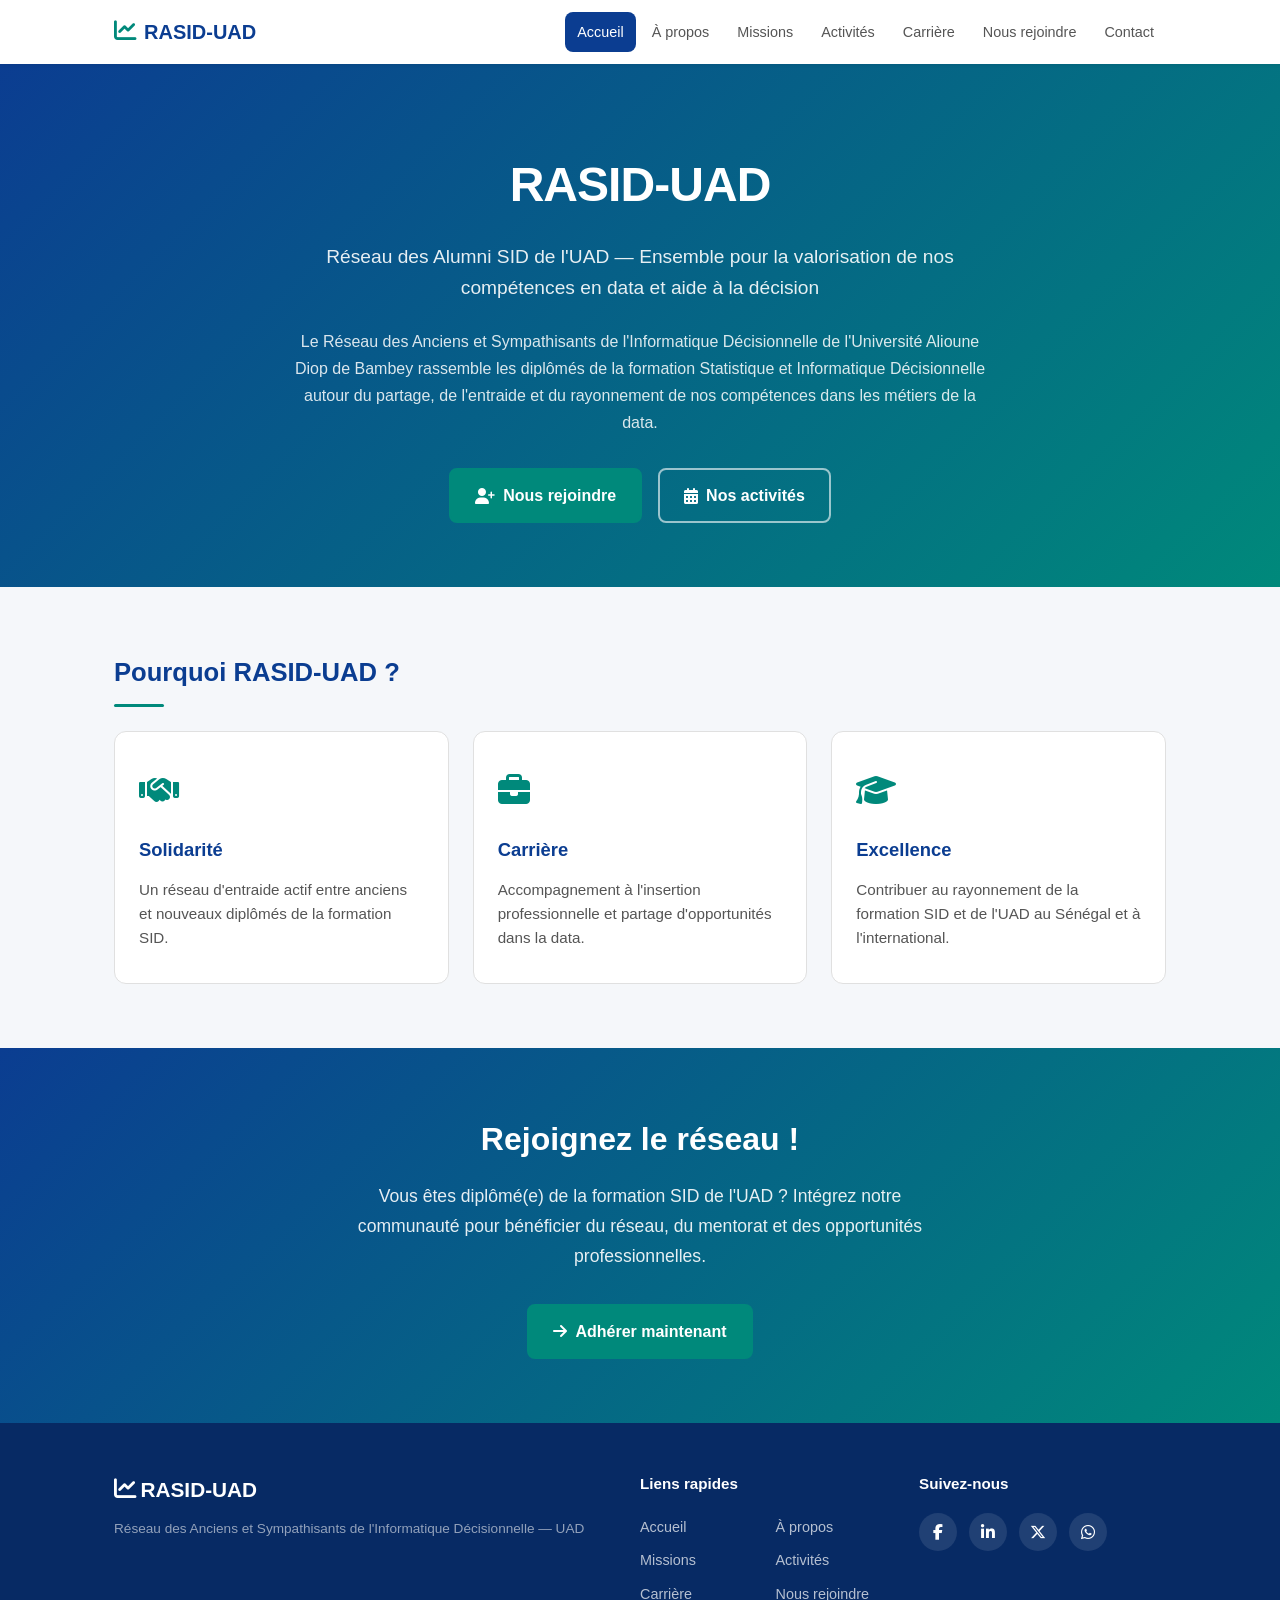
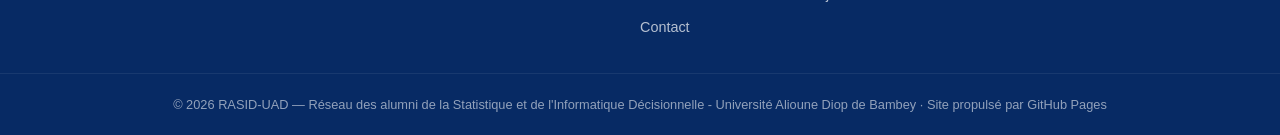
<file: index.html>
<!DOCTYPE html>
<html lang="fr">
<head>
  <meta charset="UTF-8" />
  <meta name="viewport" content="width=device-width, initial-scale=1.0" />
  <meta name="description" content="RASID-UAD — Réseau des Anciens et Sympathisants de l'Informatique Décisionnelle, Université Alioune Diop de Bambey. Rejoignez le réseau des alumni de la formation SID." />
  <meta name="keywords" content="RASID-UAD, UAD, SID, informatique décisionnelle, alumni, data, Sénégal, Bambey" />
  <!-- Open Graph -->
  <meta property="og:title" content="RASID-UAD — Réseau des Alumni SID de l'UAD" />
  <meta property="og:description" content="Réseau des Anciens et Sympathisants de l'Informatique Décisionnelle — Université Alioune Diop de Bambey." />
  <meta property="og:type" content="website" />
  <meta property="og:url" content="https://rasiduad.github.io/" />
  <meta property="og:locale" content="fr_FR" />
  <meta property="og:image" content="https://rasiduad.github.io/og-image.png" />
  <meta property="og:image:width" content="1200" />
  <meta property="og:image:height" content="630" />
  <!-- Twitter Card -->
  <meta name="twitter:card" content="summary_large_image" />
  <meta name="twitter:title" content="RASID-UAD — Réseau des Alumni SID de l'UAD" />
  <meta name="twitter:description" content="Réseau des Anciens et Sympathisants de l'Informatique Décisionnelle — Université Alioune Diop de Bambey." />
  <meta name="twitter:image" content="https://rasiduad.github.io/og-image.png" />
  <title>RASID-UAD — Accueil</title>
  <link rel="stylesheet" href="style.css" />
  <link rel="icon" href="data:image/svg+xml,<svg xmlns='http://www.w3.org/2000/svg' viewBox='0 0 100 100'><text y='.9em' font-size='90'>📊</text></svg>" />
  <!-- Font Awesome via CDN pour les icônes -->
  <link rel="stylesheet" href="https://cdnjs.cloudflare.com/ajax/libs/font-awesome/6.5.1/css/all.min.css" integrity="sha512-DTOQO9RWCH3ppGqcWaEA1BIZOC6xxalwEsw9c2QQeAIftl+Vegovlnee1c9QX4TctnWMn13TZye+giMm8e2LwA==" crossorigin="anonymous" referrerpolicy="no-referrer" />
  <script src="script.js" defer></script>
</head>
<body>

  <!-- ===== EN-TÊTE / NAVIGATION ===== -->
  <header class="site-header">
    <div class="container header-inner">
      <a href="index.html" class="logo">
        <span class="logo-icon"><i class="fas fa-chart-line"></i></span>
        <span class="logo-text">RASID-UAD</span>
      </a>
      <!-- Bouton burger pour mobile -->
      <button class="burger" id="burger-btn" aria-label="Ouvrir le menu" aria-expanded="false">
        <span></span><span></span><span></span>
      </button>
      <nav class="main-nav" id="main-nav">
        <a href="index.html" class="nav-link active">Accueil</a>
        <a href="apropos.html" class="nav-link">À propos</a>
        <a href="missions.html" class="nav-link">Missions</a>
        <a href="activites.html" class="nav-link">Activités</a>
        <a href="carriere.html" class="nav-link">Carrière</a>
        <a href="rejoindre.html" class="nav-link">Nous rejoindre</a>
        <a href="contact.html" class="nav-link">Contact</a>
      </nav>
    </div>
  </header>

  <!-- ===== BANNIÈRE D'ACCUEIL ===== -->
  <section class="hero">
    <div class="container hero-content">
      <h1>RASID-UAD</h1>
      <p class="hero-subtitle">Réseau des Alumni SID de l'UAD — Ensemble pour la valorisation de nos compétences en data et aide à la décision</p>
      <p class="hero-text">
        Le Réseau des Anciens et Sympathisants de l'Informatique Décisionnelle de l'Université Alioune Diop de Bambey
        rassemble les diplômés de la formation Statistique et Informatique Décisionnelle autour du partage, de l'entraide
        et du rayonnement de nos compétences dans les métiers de la data.
      </p>
      <div class="hero-actions">
        <a href="rejoindre.html" class="btn btn-primary"><i class="fas fa-user-plus"></i> Nous rejoindre</a>
        <a href="activites.html" class="btn btn-secondary"><i class="fas fa-calendar-alt"></i> Nos activités</a>
      </div>
    </div>
  </section>

  <!-- ===== POINTS FORTS ===== -->
  <section class="section highlights">
    <div class="container">
      <h2 class="section-title">Pourquoi RASID-UAD ?</h2>
      <div class="cards-grid">
        <div class="card">
          <div class="card-icon"><i class="fas fa-handshake"></i></div>
          <h3>Solidarité</h3>
          <p>Un réseau d'entraide actif entre anciens et nouveaux diplômés de la formation SID.</p>
        </div>
        <div class="card">
          <div class="card-icon"><i class="fas fa-briefcase"></i></div>
          <h3>Carrière</h3>
          <p>Accompagnement à l'insertion professionnelle et partage d'opportunités dans la data.</p>
        </div>
        <div class="card">
          <div class="card-icon"><i class="fas fa-graduation-cap"></i></div>
          <h3>Excellence</h3>
          <p>Contribuer au rayonnement de la formation SID et de l'UAD au Sénégal et à l'international.</p>
        </div>
      </div>
    </div>
  </section>

  <!-- ===== APPEL À L'ACTION ===== -->
  <section class="section cta-section">
    <div class="container cta-content">
      <h2>Rejoignez le réseau !</h2>
      <p>Vous êtes diplômé(e) de la formation SID de l'UAD ? Intégrez notre communauté pour bénéficier du réseau, du mentorat et des opportunités professionnelles.</p>
      <a href="rejoindre.html" class="btn btn-primary"><i class="fas fa-arrow-right"></i> Adhérer maintenant</a>
    </div>
  </section>

  <!-- ===== FOOTER ===== -->
  <footer class="site-footer">
    <div class="container footer-inner">
      <div class="footer-brand">
        <span class="logo-icon"><i class="fas fa-chart-line"></i></span>
        <span class="logo-text">RASID-UAD</span>
        <p class="footer-tagline">Réseau des Anciens et Sympathisants de l'Informatique Décisionnelle — UAD</p>
      </div>
      <div class="footer-links">
        <h4>Liens rapides</h4>
        <ul>
          <li><a href="index.html">Accueil</a></li>
          <li><a href="apropos.html">À propos</a></li>
          <li><a href="missions.html">Missions</a></li>
          <li><a href="activites.html">Activités</a></li>
          <li><a href="carriere.html">Carrière</a></li>
          <li><a href="rejoindre.html">Nous rejoindre</a></li>
          <li><a href="contact.html">Contact</a></li>
        </ul>
      </div>
      <div class="footer-social">
        <h4>Suivez-nous</h4>
        <!-- [À COMPLÉTER] : Remplacer les # par les vrais liens vers les réseaux sociaux -->
        <div class="social-icons">
          <a href="https://www.facebook.com/rasiduad/" aria-label="Facebook" title="Facebook"><i class="fab fa-facebook-f"></i></a>
          <a href="#" aria-label="LinkedIn" title="LinkedIn"><i class="fab fa-linkedin-in"></i></a>
          <a href="#" aria-label="Twitter / X" title="Twitter / X"><i class="fab fa-x-twitter"></i></a>
          <a href="#" aria-label="WhatsApp" title="WhatsApp"><i class="fab fa-whatsapp"></i></a>
        </div>
      </div>
    </div>
    <div class="footer-bottom">
      <div class="container">
        <p>&copy; 2026 RASID-UAD — Réseau des alumni de la Statistique et de l'Informatique Décisionnelle - Université Alioune Diop de Bambey &middot; Site propulsé par GitHub Pages</p>
      </div>
    </div>
  </footer>

</body>
</html>
</file>
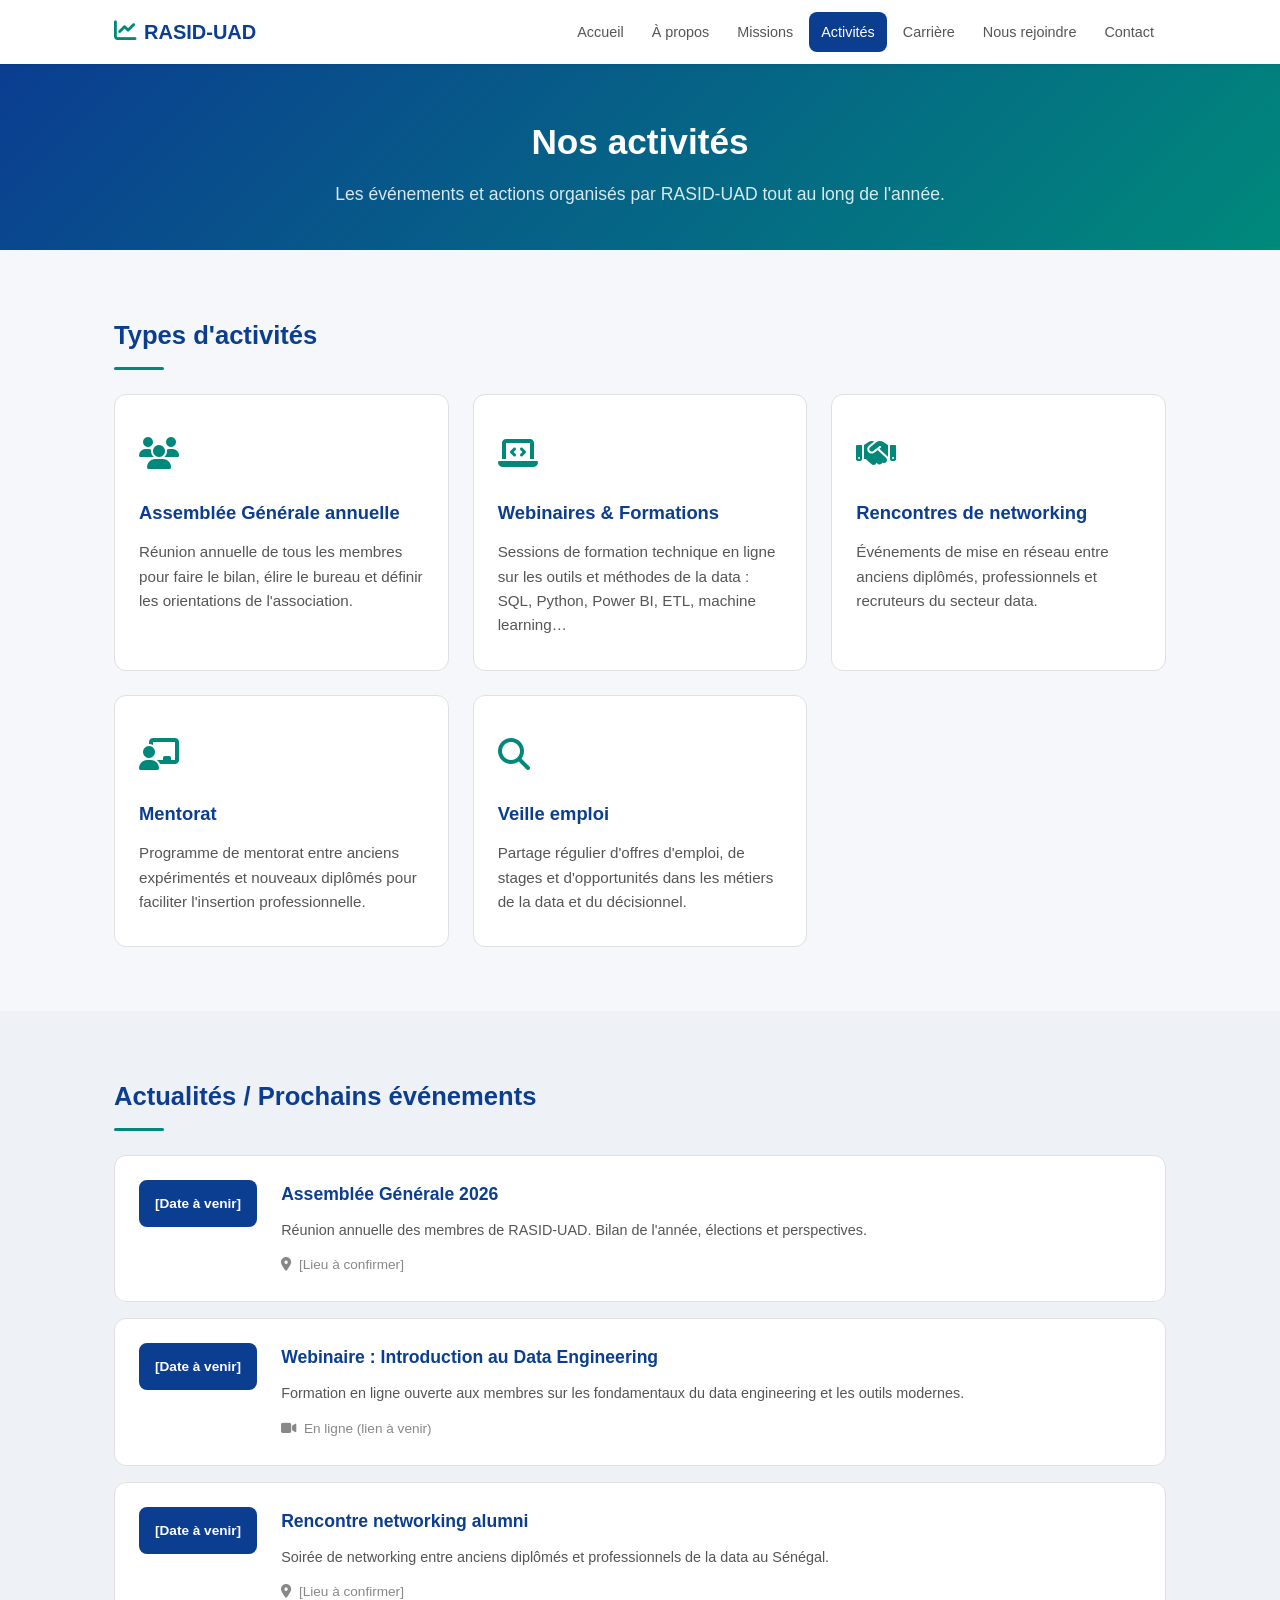
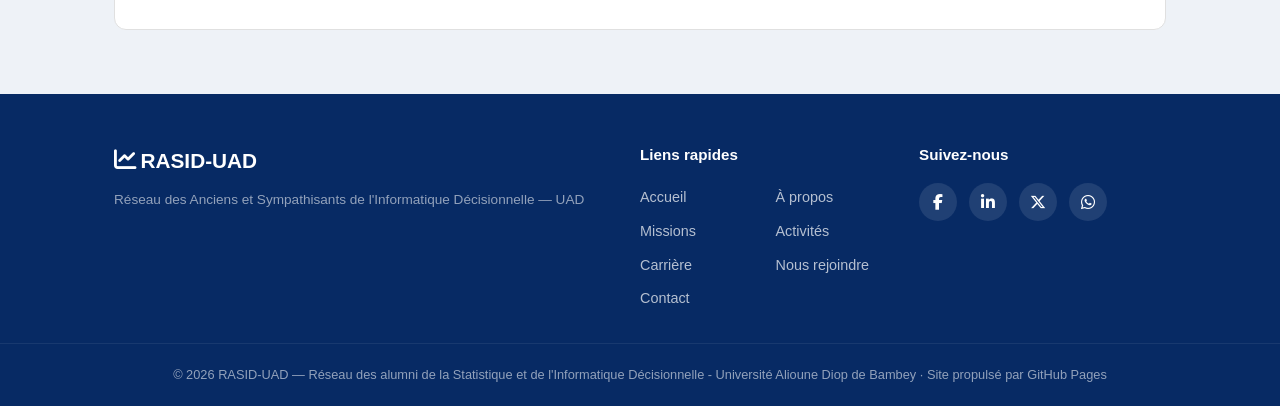
<file: activites.html>
<!DOCTYPE html>
<html lang="fr">
<head>
  <meta charset="UTF-8" />
  <meta name="viewport" content="width=device-width, initial-scale=1.0" />
  <meta name="description" content="Activités de RASID-UAD — Assemblées générales, webinaires, formations, networking et mentorat pour les alumni de la formation SID." />
  <meta property="og:title" content="Activités — RASID-UAD" />
  <meta property="og:description" content="Découvrez les activités et événements organisés par RASID-UAD." />
  <meta property="og:type" content="website" />
  <meta property="og:url" content="https://rasiduad.github.io/activites.html" />
  <meta property="og:locale" content="fr_FR" />
  <meta property="og:image" content="https://rasiduad.github.io/og-image.png" />
  <meta property="og:image:width" content="1200" />
  <meta property="og:image:height" content="630" />
  <!-- Twitter Card -->
  <meta name="twitter:card" content="summary_large_image" />
  <meta name="twitter:title" content="Activités — RASID-UAD" />
  <meta name="twitter:description" content="Découvrez les activités et événements organisés par RASID-UAD." />
  <meta name="twitter:image" content="https://rasiduad.github.io/og-image.png" />
  <title>Activités — RASID-UAD</title>
  <link rel="stylesheet" href="style.css" />
  <link rel="icon" href="data:image/svg+xml,<svg xmlns='http://www.w3.org/2000/svg' viewBox='0 0 100 100'><text y='.9em' font-size='90'>📊</text></svg>" />
  <link rel="stylesheet" href="https://cdnjs.cloudflare.com/ajax/libs/font-awesome/6.5.1/css/all.min.css" integrity="sha512-DTOQO9RWCH3ppGqcWaEA1BIZOC6xxalwEsw9c2QQeAIftl+Vegovlnee1c9QX4TctnWMn13TZye+giMm8e2LwA==" crossorigin="anonymous" referrerpolicy="no-referrer" />
  <script src="script.js" defer></script>
</head>
<body>

  <!-- ===== EN-TÊTE ===== -->
  <header class="site-header">
    <div class="container header-inner">
      <a href="index.html" class="logo">
        <span class="logo-icon"><i class="fas fa-chart-line"></i></span>
        <span class="logo-text">RASID-UAD</span>
      </a>
      <button class="burger" id="burger-btn" aria-label="Ouvrir le menu" aria-expanded="false">
        <span></span><span></span><span></span>
      </button>
      <nav class="main-nav" id="main-nav">
        <a href="index.html" class="nav-link">Accueil</a>
        <a href="apropos.html" class="nav-link">À propos</a>
        <a href="missions.html" class="nav-link">Missions</a>
        <a href="activites.html" class="nav-link active">Activités</a>
        <a href="carriere.html" class="nav-link">Carrière</a>
        <a href="rejoindre.html" class="nav-link">Nous rejoindre</a>
        <a href="contact.html" class="nav-link">Contact</a>
      </nav>
    </div>
  </header>

  <main>
    <section class="page-banner">
      <div class="container">
        <h1>Nos activités</h1>
        <p>Les événements et actions organisés par RASID-UAD tout au long de l'année.</p>
      </div>
    </section>

    <!-- Types d'activités -->
    <section class="section">
      <div class="container">
        <h2 class="section-title">Types d'activités</h2>
        <div class="cards-grid">
          <div class="card">
            <div class="card-icon"><i class="fas fa-users"></i></div>
            <h3>Assemblée Générale annuelle</h3>
            <p>Réunion annuelle de tous les membres pour faire le bilan, élire le bureau et définir les orientations de l'association.</p>
          </div>
          <div class="card">
            <div class="card-icon"><i class="fas fa-laptop-code"></i></div>
            <h3>Webinaires &amp; Formations</h3>
            <p>Sessions de formation technique en ligne sur les outils et méthodes de la data : SQL, Python, Power BI, ETL, machine learning…</p>
          </div>
          <div class="card">
            <div class="card-icon"><i class="fas fa-handshake"></i></div>
            <h3>Rencontres de networking</h3>
            <p>Événements de mise en réseau entre anciens diplômés, professionnels et recruteurs du secteur data.</p>
          </div>
          <div class="card">
            <div class="card-icon"><i class="fas fa-chalkboard-teacher"></i></div>
            <h3>Mentorat</h3>
            <p>Programme de mentorat entre anciens expérimentés et nouveaux diplômés pour faciliter l'insertion professionnelle.</p>
          </div>
          <div class="card">
            <div class="card-icon"><i class="fas fa-search"></i></div>
            <h3>Veille emploi</h3>
            <p>Partage régulier d'offres d'emploi, de stages et d'opportunités dans les métiers de la data et du décisionnel.</p>
          </div>
        </div>
      </div>
    </section>

    <!-- Prochains événements -->
    <section class="section alt-bg">
      <div class="container">
        <h2 class="section-title">Actualités / Prochains événements</h2>
        <div class="events-grid">

          <!-- [À COMPLÉTER] : Remplacer les placeholders par les vrais événements -->
          <div class="event-card">
            <div class="event-date">
              <span class="event-day">[Date à venir]</span>
            </div>
            <div class="event-info">
              <h3>Assemblée Générale 2026</h3>
              <p>Réunion annuelle des membres de RASID-UAD. Bilan de l'année, élections et perspectives.</p>
              <span class="event-location"><i class="fas fa-map-marker-alt"></i> [Lieu à confirmer]</span>
            </div>
          </div>

          <div class="event-card">
            <div class="event-date">
              <span class="event-day">[Date à venir]</span>
            </div>
            <div class="event-info">
              <h3>Webinaire : Introduction au Data Engineering</h3>
              <p>Formation en ligne ouverte aux membres sur les fondamentaux du data engineering et les outils modernes.</p>
              <span class="event-location"><i class="fas fa-video"></i> En ligne (lien à venir)</span>
            </div>
          </div>

          <div class="event-card">
            <div class="event-date">
              <span class="event-day">[Date à venir]</span>
            </div>
            <div class="event-info">
              <h3>Rencontre networking alumni</h3>
              <p>Soirée de networking entre anciens diplômés et professionnels de la data au Sénégal.</p>
              <span class="event-location"><i class="fas fa-map-marker-alt"></i> [Lieu à confirmer]</span>
            </div>
          </div>

        </div>
      </div>
    </section>
  </main>

  <!-- ===== FOOTER ===== -->
  <footer class="site-footer">
    <div class="container footer-inner">
      <div class="footer-brand">
        <span class="logo-icon"><i class="fas fa-chart-line"></i></span>
        <span class="logo-text">RASID-UAD</span>
        <p class="footer-tagline">Réseau des Anciens et Sympathisants de l'Informatique Décisionnelle — UAD</p>
      </div>
      <div class="footer-links">
        <h4>Liens rapides</h4>
        <ul>
          <li><a href="index.html">Accueil</a></li>
          <li><a href="apropos.html">À propos</a></li>
          <li><a href="missions.html">Missions</a></li>
          <li><a href="activites.html">Activités</a></li>
          <li><a href="carriere.html">Carrière</a></li>
          <li><a href="rejoindre.html">Nous rejoindre</a></li>
          <li><a href="contact.html">Contact</a></li>
        </ul>
      </div>
      <div class="footer-social">
        <h4>Suivez-nous</h4>
        <div class="social-icons">
          <a href="https://www.facebook.com/rasiduad/" aria-label="Facebook"><i class="fab fa-facebook-f"></i></a>
          <a href="#" aria-label="LinkedIn"><i class="fab fa-linkedin-in"></i></a>
          <a href="#" aria-label="Twitter / X"><i class="fab fa-x-twitter"></i></a>
          <a href="#" aria-label="WhatsApp"><i class="fab fa-whatsapp"></i></a>
        </div>
      </div>
    </div>
    <div class="footer-bottom">
      <div class="container">
        <p>&copy; 2026 RASID-UAD — Réseau des alumni de la Statistique et de l'Informatique Décisionnelle - Université Alioune Diop de Bambey &middot; Site propulsé par GitHub Pages</p>
      </div>
    </div>
  </footer>

</body>
</html>
</file>
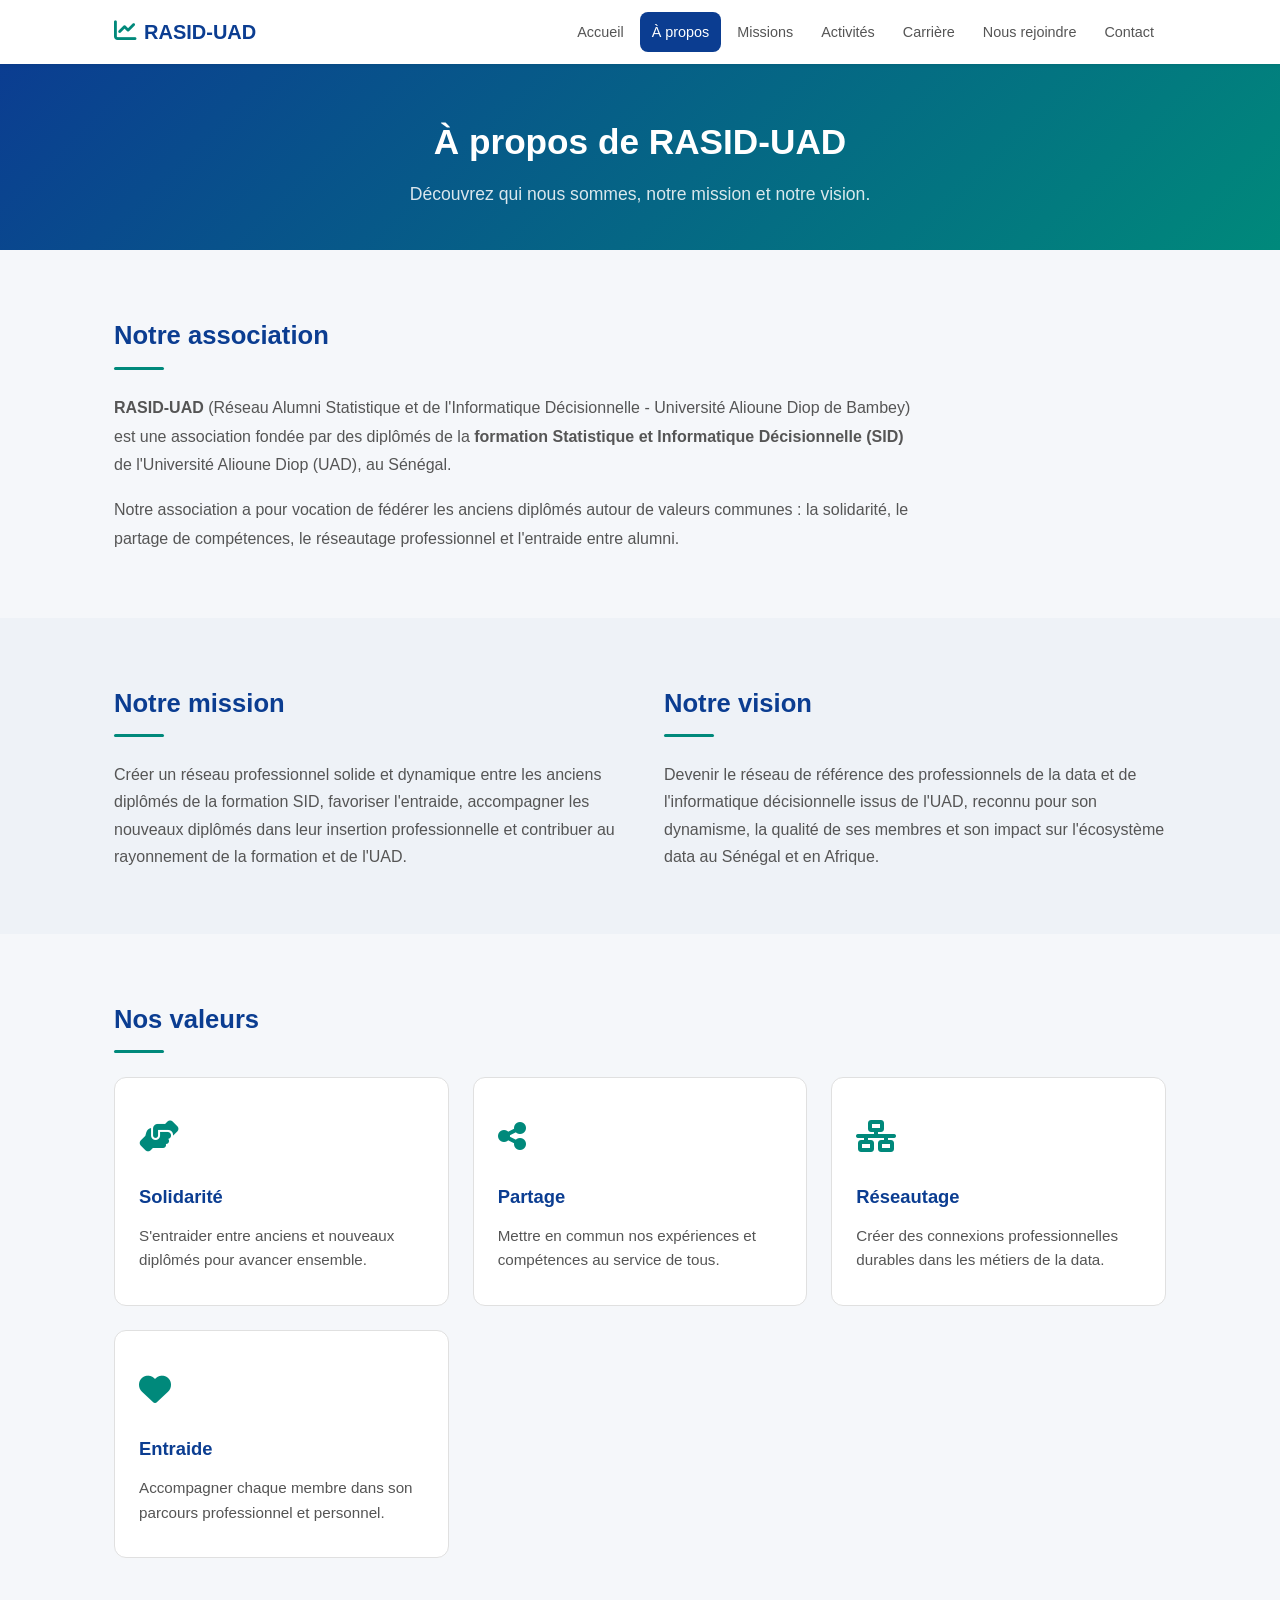
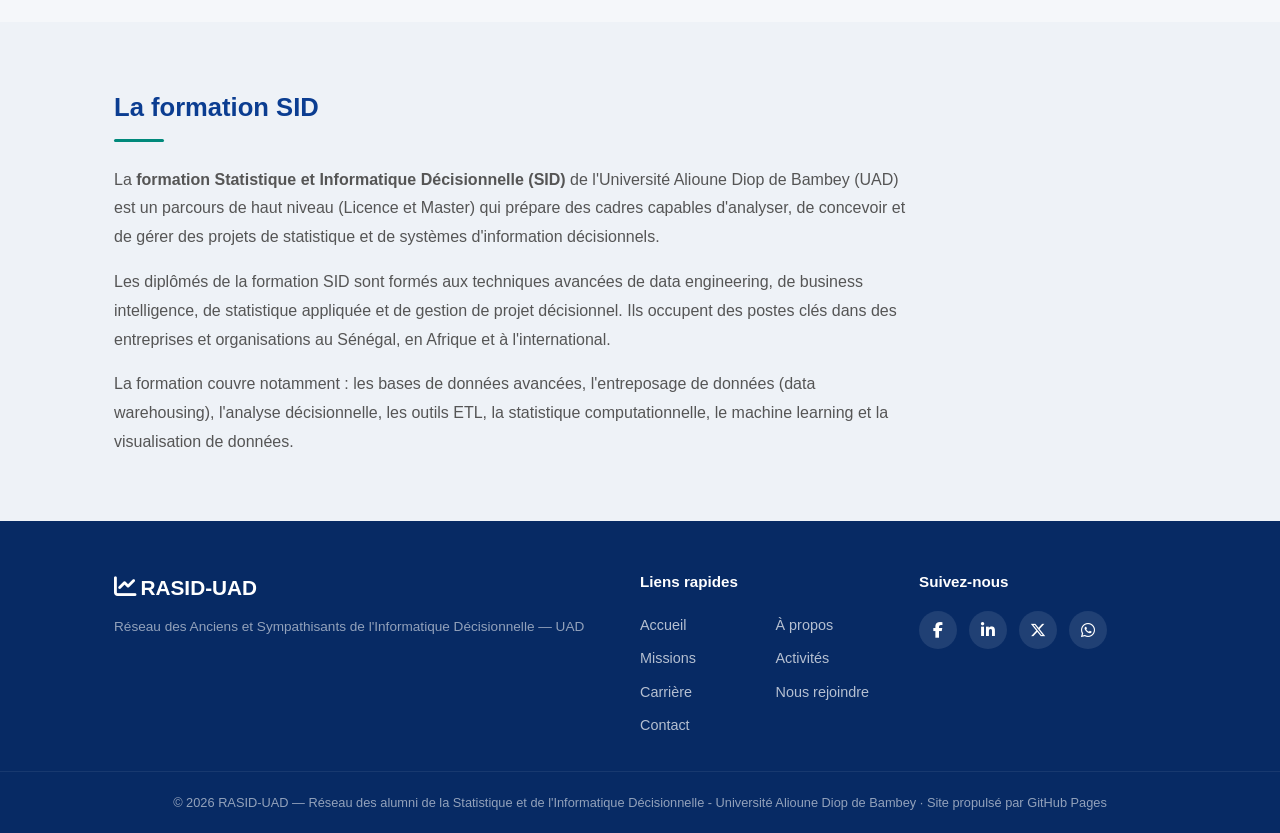
<file: apropos.html>
<!DOCTYPE html>
<html lang="fr">
<head>
  <meta charset="UTF-8" />
  <meta name="viewport" content="width=device-width, initial-scale=1.0" />
  <meta name="description" content="À propos de RASID-UAD — Découvrez la mission, la vision et l'histoire du Réseau des Anciens et Sympathisants de l'Informatique Décisionnelle de l'UAD." />
  <meta property="og:title" content="À propos — RASID-UAD" />
  <meta property="og:description" content="Mission, vision et histoire du Réseau des Anciens de la formation SID de l'UAD." />
  <meta property="og:type" content="website" />
  <meta property="og:url" content="https://rasiduad.github.io/apropos.html" />
  <meta property="og:locale" content="fr_FR" />
  <meta property="og:image" content="https://rasiduad.github.io/og-image.png" />
  <meta property="og:image:width" content="1200" />
  <meta property="og:image:height" content="630" />
  <!-- Twitter Card -->
  <meta name="twitter:card" content="summary_large_image" />
  <meta name="twitter:title" content="À propos — RASID-UAD" />
  <meta name="twitter:description" content="Mission, vision et histoire du Réseau des Anciens de la formation SID de l'UAD." />
  <meta name="twitter:image" content="https://rasiduad.github.io/og-image.png" />
  <title>À propos — RASID-UAD</title>
  <link rel="stylesheet" href="style.css" />
  <link rel="icon" href="data:image/svg+xml,<svg xmlns='http://www.w3.org/2000/svg' viewBox='0 0 100 100'><text y='.9em' font-size='90'>📊</text></svg>" />
  <link rel="stylesheet" href="https://cdnjs.cloudflare.com/ajax/libs/font-awesome/6.5.1/css/all.min.css" integrity="sha512-DTOQO9RWCH3ppGqcWaEA1BIZOC6xxalwEsw9c2QQeAIftl+Vegovlnee1c9QX4TctnWMn13TZye+giMm8e2LwA==" crossorigin="anonymous" referrerpolicy="no-referrer" />
  <script src="script.js" defer></script>
</head>
<body>

  <!-- ===== EN-TÊTE ===== -->
  <header class="site-header">
    <div class="container header-inner">
      <a href="index.html" class="logo">
        <span class="logo-icon"><i class="fas fa-chart-line"></i></span>
        <span class="logo-text">RASID-UAD</span>
      </a>
      <button class="burger" id="burger-btn" aria-label="Ouvrir le menu" aria-expanded="false">
        <span></span><span></span><span></span>
      </button>
      <nav class="main-nav" id="main-nav">
        <a href="index.html" class="nav-link">Accueil</a>
        <a href="apropos.html" class="nav-link active">À propos</a>
        <a href="missions.html" class="nav-link">Missions</a>
        <a href="activites.html" class="nav-link">Activités</a>
        <a href="carriere.html" class="nav-link">Carrière</a>
        <a href="rejoindre.html" class="nav-link">Nous rejoindre</a>
        <a href="contact.html" class="nav-link">Contact</a>
      </nav>
    </div>
  </header>

  <!-- ===== CONTENU PRINCIPAL ===== -->
  <main>
    <!-- Bannière de page -->
    <section class="page-banner">
      <div class="container">
        <h1>À propos de RASID-UAD</h1>
        <p>Découvrez qui nous sommes, notre mission et notre vision.</p>
      </div>
    </section>

    <!-- Présentation -->
    <section class="section">
      <div class="container">
        <h2 class="section-title">Notre association</h2>
        <div class="content-block">
          <p>
            <strong>RASID-UAD</strong> (Réseau Alumni Statistique et de l'Informatique Décisionnelle - Université Alioune Diop de Bambey)
            est une association fondée par des diplômés de la <strong>formation Statistique et Informatique Décisionnelle (SID)</strong>
            de l'Université Alioune Diop (UAD), au Sénégal.
          </p>
          <p>
            Notre association a pour vocation de fédérer les anciens diplômés autour de valeurs communes :
            la solidarité, le partage de compétences, le réseautage professionnel et l'entraide entre alumni.
          </p>
        </div>
      </div>
    </section>

    <!-- Mission & Vision -->
    <section class="section alt-bg">
      <div class="container">
        <div class="two-columns">
          <div class="col">
            <h2 class="section-title">Notre mission</h2>
            <p>
              Créer un réseau professionnel solide et dynamique entre les anciens diplômés de la formation SID,
              favoriser l'entraide, accompagner les nouveaux diplômés dans leur insertion professionnelle
              et contribuer au rayonnement de la formation et de l'UAD.
            </p>
          </div>
          <div class="col">
            <h2 class="section-title">Notre vision</h2>
            <p>
              Devenir le réseau de référence des professionnels de la data et de l'informatique décisionnelle
              issus de l'UAD, reconnu pour son dynamisme, la qualité de ses membres et son impact
              sur l'écosystème data au Sénégal et en Afrique.
            </p>
          </div>
        </div>
      </div>
    </section>

    <!-- Valeurs -->
    <section class="section">
      <div class="container">
        <h2 class="section-title">Nos valeurs</h2>
        <div class="cards-grid">
          <div class="card">
            <div class="card-icon"><i class="fas fa-hands-helping"></i></div>
            <h3>Solidarité</h3>
            <p>S'entraider entre anciens et nouveaux diplômés pour avancer ensemble.</p>
          </div>
          <div class="card">
            <div class="card-icon"><i class="fas fa-share-alt"></i></div>
            <h3>Partage</h3>
            <p>Mettre en commun nos expériences et compétences au service de tous.</p>
          </div>
          <div class="card">
            <div class="card-icon"><i class="fas fa-network-wired"></i></div>
            <h3>Réseautage</h3>
            <p>Créer des connexions professionnelles durables dans les métiers de la data.</p>
          </div>
          <div class="card">
            <div class="card-icon"><i class="fas fa-heart"></i></div>
            <h3>Entraide</h3>
            <p>Accompagner chaque membre dans son parcours professionnel et personnel.</p>
          </div>
        </div>
      </div>
    </section>

    <!-- La formation SID -->
    <section class="section alt-bg">
      <div class="container">
        <h2 class="section-title">La formation SID</h2>
        <div class="content-block">
          <p>
            La <strong>formation Statistique et Informatique Décisionnelle (SID)</strong> de l'Université Alioune Diop de Bambey (UAD)
            est un parcours de haut niveau (Licence et Master) qui prépare des cadres capables d'analyser, de concevoir et de gérer
            des projets de statistique et de systèmes d'information décisionnels.
          </p>
          <p>
            Les diplômés de la formation SID sont formés aux techniques avancées de data engineering, de business intelligence,
            de statistique appliquée et de gestion de projet décisionnel. Ils occupent des postes clés dans des entreprises
            et organisations au Sénégal, en Afrique et à l'international.
          </p>
          <p>
            La formation couvre notamment : les bases de données avancées, l'entreposage de données (data warehousing),
            l'analyse décisionnelle, les outils ETL, la statistique computationnelle, le machine learning
            et la visualisation de données.
          </p>
        </div>
      </div>
    </section>
  </main>

  <!-- ===== FOOTER ===== -->
  <footer class="site-footer">
    <div class="container footer-inner">
      <div class="footer-brand">
        <span class="logo-icon"><i class="fas fa-chart-line"></i></span>
        <span class="logo-text">RASID-UAD</span>
        <p class="footer-tagline">Réseau des Anciens et Sympathisants de l'Informatique Décisionnelle — UAD</p>
      </div>
      <div class="footer-links">
        <h4>Liens rapides</h4>
        <ul>
          <li><a href="index.html">Accueil</a></li>
          <li><a href="apropos.html">À propos</a></li>
          <li><a href="missions.html">Missions</a></li>
          <li><a href="activites.html">Activités</a></li>
          <li><a href="carriere.html">Carrière</a></li>
          <li><a href="rejoindre.html">Nous rejoindre</a></li>
          <li><a href="contact.html">Contact</a></li>
        </ul>
      </div>
      <div class="footer-social">
        <h4>Suivez-nous</h4>
        <div class="social-icons">
          <a href="https://www.facebook.com/rasiduad/" aria-label="Facebook"><i class="fab fa-facebook-f"></i></a>
          <a href="#" aria-label="LinkedIn"><i class="fab fa-linkedin-in"></i></a>
          <a href="#" aria-label="Twitter / X"><i class="fab fa-x-twitter"></i></a>
          <a href="#" aria-label="WhatsApp"><i class="fab fa-whatsapp"></i></a>
        </div>
      </div>
    </div>
    <div class="footer-bottom">
      <div class="container">
        <p>&copy; 2026 RASID-UAD — Réseau des alumni de la Statistique et de l'Informatique Décisionnelle - Université Alioune Diop de Bambey &middot; Site propulsé par GitHub Pages</p>
      </div>
    </div>
  </footer>

</body>
</html>
</file>
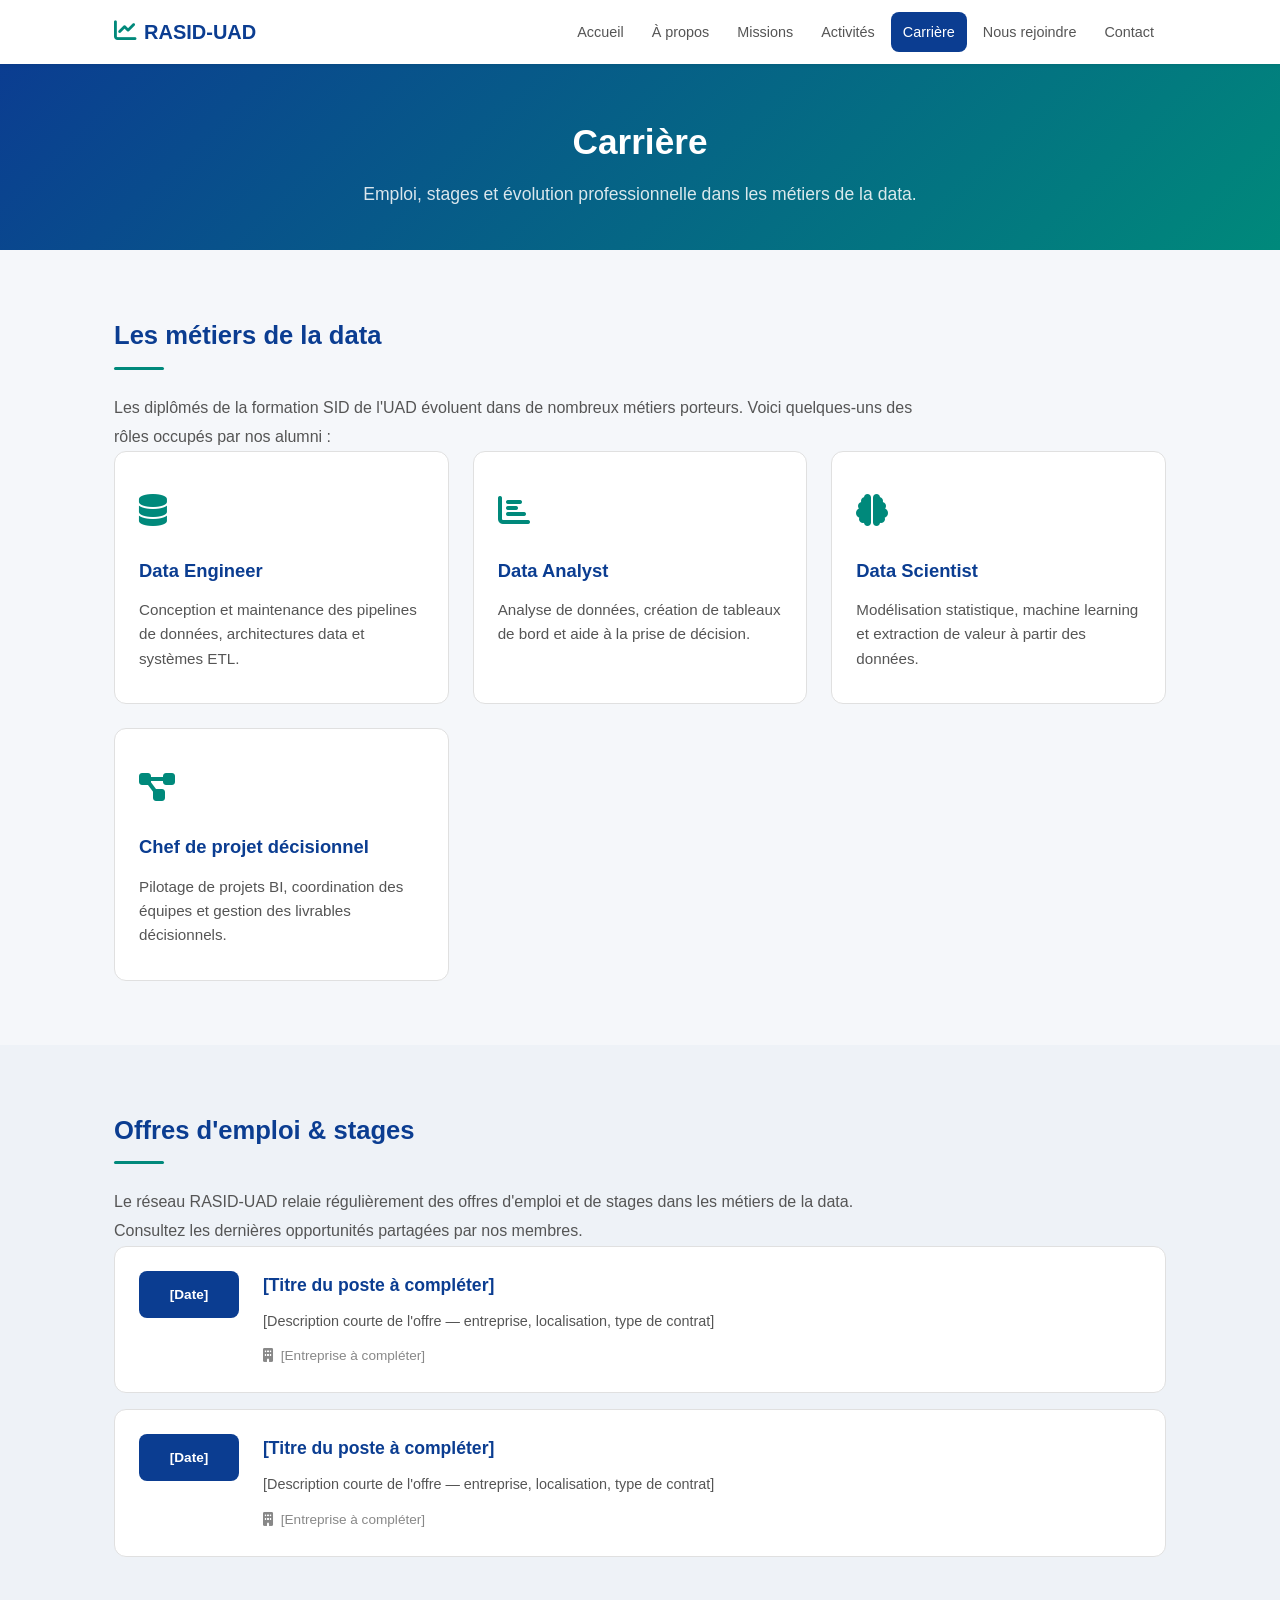
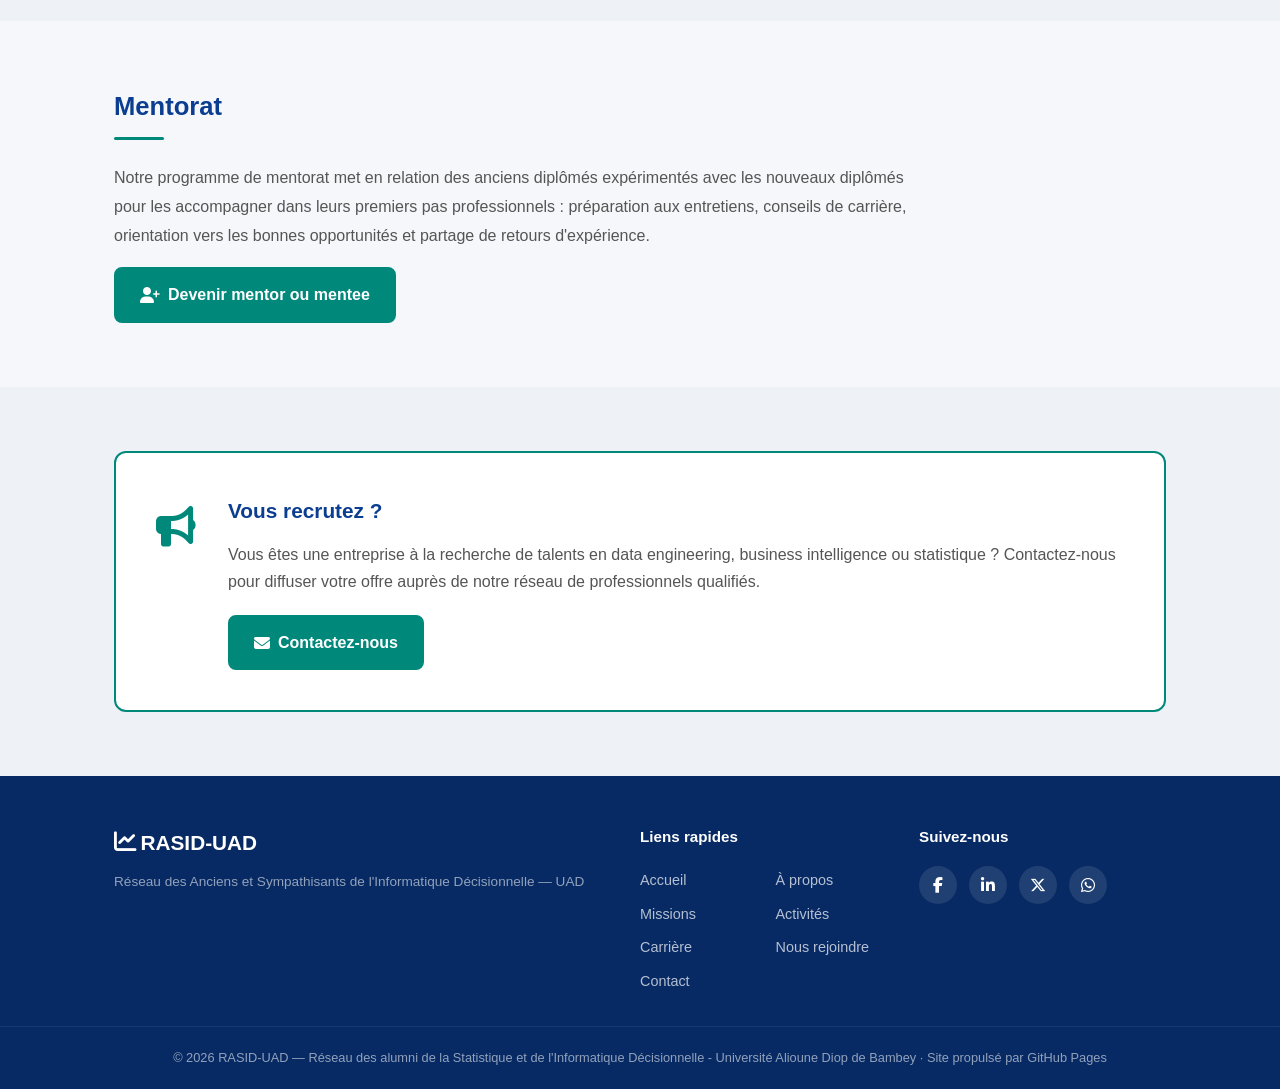
<file: carriere.html>
<!DOCTYPE html>
<html lang="fr">
<head>
  <meta charset="UTF-8" />
  <meta name="viewport" content="width=device-width, initial-scale=1.0" />
  <meta name="description" content="Carrière — RASID-UAD. Offres d'emploi, stages, conseils carrière et mentorat dans les métiers de la data et de l'informatique décisionnelle." />
  <meta property="og:title" content="Carrière — RASID-UAD" />
  <meta property="og:description" content="Emploi, stages et conseils carrière dans les métiers de la data avec RASID-UAD." />
  <meta property="og:type" content="website" />
  <meta property="og:url" content="https://rasiduad.github.io/carriere.html" />
  <meta property="og:locale" content="fr_FR" />
  <meta property="og:image" content="https://rasiduad.github.io/og-image.png" />
  <meta property="og:image:width" content="1200" />
  <meta property="og:image:height" content="630" />
  <!-- Twitter Card -->
  <meta name="twitter:card" content="summary_large_image" />
  <meta name="twitter:title" content="Carrière — RASID-UAD" />
  <meta name="twitter:description" content="Emploi, stages et conseils carrière dans les métiers de la data avec RASID-UAD." />
  <meta name="twitter:image" content="https://rasiduad.github.io/og-image.png" />
  <title>Carrière — RASID-UAD</title>
  <link rel="stylesheet" href="style.css" />
  <link rel="icon" href="data:image/svg+xml,<svg xmlns='http://www.w3.org/2000/svg' viewBox='0 0 100 100'><text y='.9em' font-size='90'>📊</text></svg>" />
  <link rel="stylesheet" href="https://cdnjs.cloudflare.com/ajax/libs/font-awesome/6.5.1/css/all.min.css" integrity="sha512-DTOQO9RWCH3ppGqcWaEA1BIZOC6xxalwEsw9c2QQeAIftl+Vegovlnee1c9QX4TctnWMn13TZye+giMm8e2LwA==" crossorigin="anonymous" referrerpolicy="no-referrer" />
  <script src="script.js" defer></script>
</head>
<body>

  <!-- ===== EN-TÊTE ===== -->
  <header class="site-header">
    <div class="container header-inner">
      <a href="index.html" class="logo">
        <span class="logo-icon"><i class="fas fa-chart-line"></i></span>
        <span class="logo-text">RASID-UAD</span>
      </a>
      <button class="burger" id="burger-btn" aria-label="Ouvrir le menu" aria-expanded="false">
        <span></span><span></span><span></span>
      </button>
      <nav class="main-nav" id="main-nav">
        <a href="index.html" class="nav-link">Accueil</a>
        <a href="apropos.html" class="nav-link">À propos</a>
        <a href="missions.html" class="nav-link">Missions</a>
        <a href="activites.html" class="nav-link">Activités</a>
        <a href="carriere.html" class="nav-link active">Carrière</a>
        <a href="rejoindre.html" class="nav-link">Nous rejoindre</a>
        <a href="contact.html" class="nav-link">Contact</a>
      </nav>
    </div>
  </header>

  <main>
    <section class="page-banner">
      <div class="container">
        <h1>Carrière</h1>
        <p>Emploi, stages et évolution professionnelle dans les métiers de la data.</p>
      </div>
    </section>

    <!-- Métiers de la data -->
    <section class="section">
      <div class="container">
        <h2 class="section-title">Les métiers de la data</h2>
        <p class="content-block">
          Les diplômés de la formation SID de l'UAD évoluent dans de nombreux métiers porteurs. Voici quelques-uns des rôles
          occupés par nos alumni :
        </p>
        <div class="cards-grid">
          <div class="card">
            <div class="card-icon"><i class="fas fa-database"></i></div>
            <h3>Data Engineer</h3>
            <p>Conception et maintenance des pipelines de données, architectures data et systèmes ETL.</p>
          </div>
          <div class="card">
            <div class="card-icon"><i class="fas fa-chart-bar"></i></div>
            <h3>Data Analyst</h3>
            <p>Analyse de données, création de tableaux de bord et aide à la prise de décision.</p>
          </div>
          <div class="card">
            <div class="card-icon"><i class="fas fa-brain"></i></div>
            <h3>Data Scientist</h3>
            <p>Modélisation statistique, machine learning et extraction de valeur à partir des données.</p>
          </div>
          <div class="card">
            <div class="card-icon"><i class="fas fa-project-diagram"></i></div>
            <h3>Chef de projet décisionnel</h3>
            <p>Pilotage de projets BI, coordination des équipes et gestion des livrables décisionnels.</p>
          </div>
        </div>
      </div>
    </section>

    <!-- Offres d'emploi -->
    <section class="section alt-bg">
      <div class="container">
        <h2 class="section-title">Offres d'emploi &amp; stages</h2>
        <p class="content-block">
          Le réseau RASID-UAD relaie régulièrement des offres d'emploi et de stages dans les métiers de la data.
          Consultez les dernières opportunités partagées par nos membres.
        </p>

        <!-- [À COMPLÉTER] : Ajouter les vraies offres d'emploi ici -->
        <div class="events-grid">
          <div class="event-card">
            <div class="event-date">
              <span class="event-day">[Date]</span>
            </div>
            <div class="event-info">
              <h3>[Titre du poste à compléter]</h3>
              <p>[Description courte de l'offre — entreprise, localisation, type de contrat]</p>
              <span class="event-location"><i class="fas fa-building"></i> [Entreprise à compléter]</span>
            </div>
          </div>
          <div class="event-card">
            <div class="event-date">
              <span class="event-day">[Date]</span>
            </div>
            <div class="event-info">
              <h3>[Titre du poste à compléter]</h3>
              <p>[Description courte de l'offre — entreprise, localisation, type de contrat]</p>
              <span class="event-location"><i class="fas fa-building"></i> [Entreprise à compléter]</span>
            </div>
          </div>
        </div>
      </div>
    </section>

    <!-- Mentorat -->
    <section class="section">
      <div class="container">
        <h2 class="section-title">Mentorat</h2>
        <div class="content-block">
          <p>
            Notre programme de mentorat met en relation des anciens diplômés expérimentés avec les nouveaux diplômés
            pour les accompagner dans leurs premiers pas professionnels : préparation aux entretiens, conseils de carrière,
            orientation vers les bonnes opportunités et partage de retours d'expérience.
          </p>
          <p>
            <a href="rejoindre.html" class="btn btn-primary"><i class="fas fa-user-plus"></i> Devenir mentor ou mentee</a>
          </p>
        </div>
      </div>
    </section>

    <!-- Encart recruteurs -->
    <section class="section alt-bg">
      <div class="container">
        <div class="cta-box">
          <div class="cta-box-icon"><i class="fas fa-bullhorn"></i></div>
          <div class="cta-box-content">
            <h3>Vous recrutez ?</h3>
            <p>
              Vous êtes une entreprise à la recherche de talents en data engineering, business intelligence
              ou statistique ? Contactez-nous pour diffuser votre offre auprès de notre réseau de professionnels qualifiés.
            </p>
            <!-- [À COMPLÉTER] : Remplacer par l'adresse email réelle -->
            <a href="mailto:rasid.uad@gmail.com" class="btn btn-primary"><i class="fas fa-envelope"></i> Contactez-nous</a>
          </div>
        </div>
      </div>
    </section>
  </main>

  <!-- ===== FOOTER ===== -->
  <footer class="site-footer">
    <div class="container footer-inner">
      <div class="footer-brand">
        <span class="logo-icon"><i class="fas fa-chart-line"></i></span>
        <span class="logo-text">RASID-UAD</span>
        <p class="footer-tagline">Réseau des Anciens et Sympathisants de l'Informatique Décisionnelle — UAD</p>
      </div>
      <div class="footer-links">
        <h4>Liens rapides</h4>
        <ul>
          <li><a href="index.html">Accueil</a></li>
          <li><a href="apropos.html">À propos</a></li>
          <li><a href="missions.html">Missions</a></li>
          <li><a href="activites.html">Activités</a></li>
          <li><a href="carriere.html">Carrière</a></li>
          <li><a href="rejoindre.html">Nous rejoindre</a></li>
          <li><a href="contact.html">Contact</a></li>
        </ul>
      </div>
      <div class="footer-social">
        <h4>Suivez-nous</h4>
        <div class="social-icons">
          <a href="https://www.facebook.com/rasiduad/" aria-label="Facebook"><i class="fab fa-facebook-f"></i></a>
          <a href="#" aria-label="LinkedIn"><i class="fab fa-linkedin-in"></i></a>
          <a href="#" aria-label="Twitter / X"><i class="fab fa-x-twitter"></i></a>
          <a href="#" aria-label="WhatsApp"><i class="fab fa-whatsapp"></i></a>
        </div>
      </div>
    </div>
    <div class="footer-bottom">
      <div class="container">
        <p>&copy; 2026 RASID-UAD — Réseau des alumni de la Statistique et de l'Informatique Décisionnelle - Université Alioune Diop de Bambey &middot; Site propulsé par GitHub Pages</p>
      </div>
    </div>
  </footer>

</body>
</html>
</file>
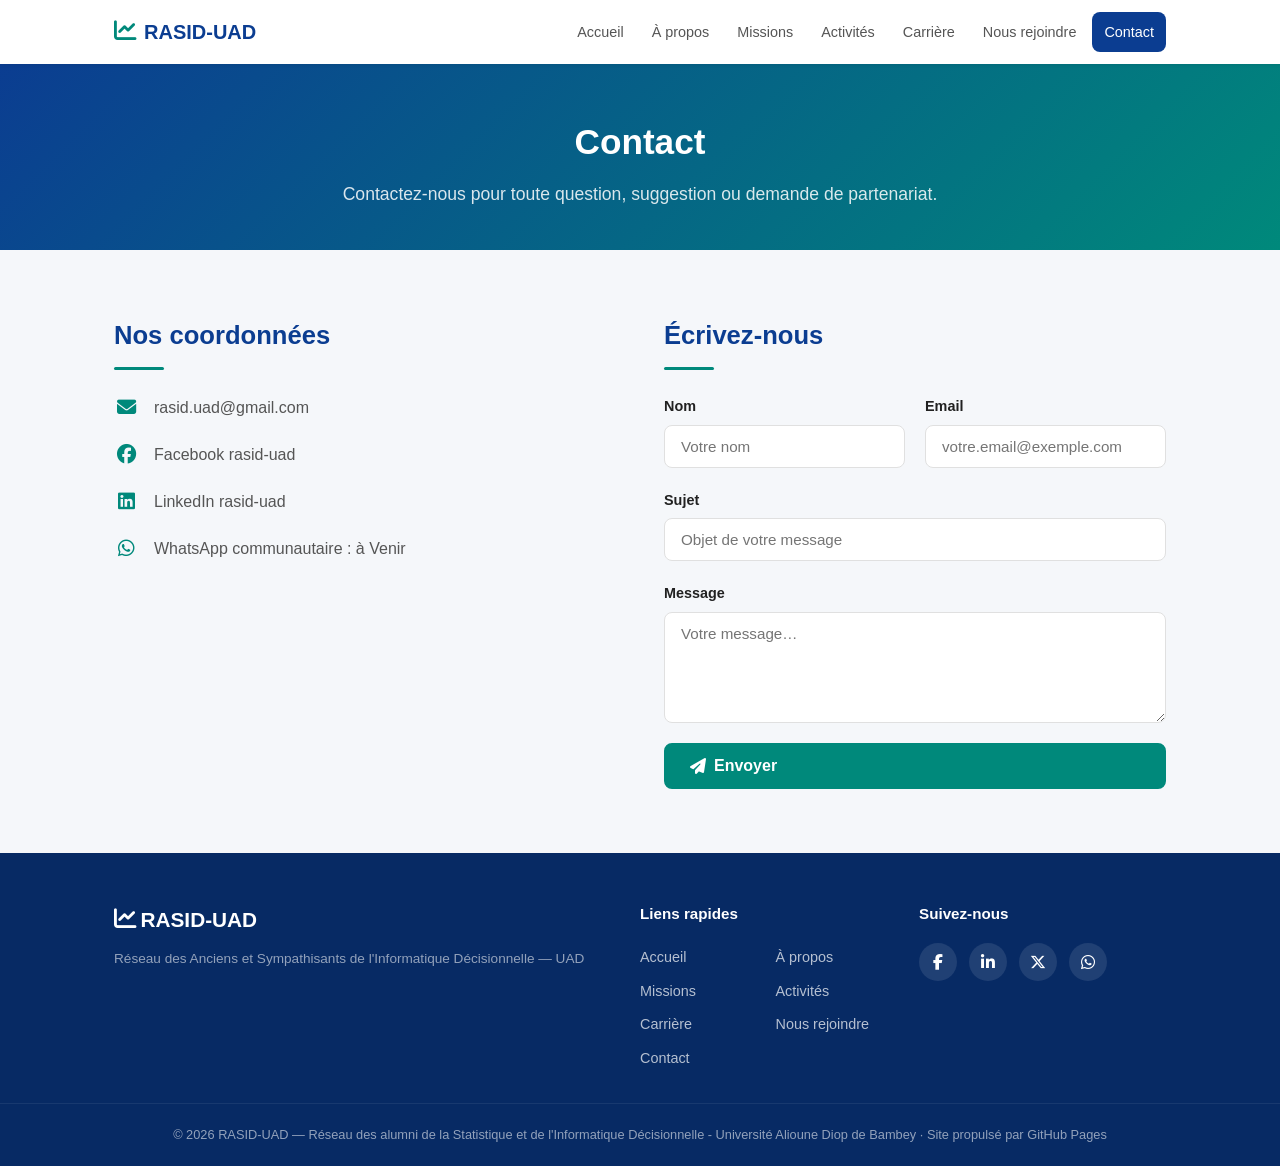
<file: contact.html>
<!DOCTYPE html>
<html lang="fr">
<head>
  <meta charset="UTF-8" />
  <meta name="viewport" content="width=device-width, initial-scale=1.0" />
  <meta name="description" content="Contact RASID-UAD — Contactez le réseau des alumni de la SID par email, réseaux sociaux ou formulaire." />
  <meta property="og:title" content="Contact — RASID-UAD" />
  <meta property="og:description" content="Contactez RASID-UAD, le réseau des anciens de la formation SID de l'UAD." />
  <meta property="og:type" content="website" />
  <meta property="og:url" content="https://rasiduad.github.io/contact.html" />
  <meta property="og:locale" content="fr_FR" />
  <meta property="og:image" content="https://rasiduad.github.io/og-image.png" />
  <meta property="og:image:width" content="1200" />
  <meta property="og:image:height" content="630" />
  <!-- Twitter Card -->
  <meta name="twitter:card" content="summary_large_image" />
  <meta name="twitter:title" content="Contact — RASID-UAD" />
  <meta name="twitter:description" content="Contactez RASID-UAD, le réseau des anciens de la formation SID de l'UAD." />
  <meta name="twitter:image" content="https://rasiduad.github.io/og-image.png" />
  <title>Contact — RASID-UAD</title>
  <link rel="stylesheet" href="style.css" />
  <link rel="icon" href="data:image/svg+xml,<svg xmlns='http://www.w3.org/2000/svg' viewBox='0 0 100 100'><text y='.9em' font-size='90'>📊</text></svg>" />
  <link rel="stylesheet" href="https://cdnjs.cloudflare.com/ajax/libs/font-awesome/6.5.1/css/all.min.css" integrity="sha512-DTOQO9RWCH3ppGqcWaEA1BIZOC6xxalwEsw9c2QQeAIftl+Vegovlnee1c9QX4TctnWMn13TZye+giMm8e2LwA==" crossorigin="anonymous" referrerpolicy="no-referrer" />
  <script src="script.js" defer></script>
</head>
<body>

  <!-- ===== EN-TÊTE ===== -->
  <header class="site-header">
    <div class="container header-inner">
      <a href="index.html" class="logo">
        <span class="logo-icon"><i class="fas fa-chart-line"></i></span>
        <span class="logo-text">RASID-UAD</span>
      </a>
      <button class="burger" id="burger-btn" aria-label="Ouvrir le menu" aria-expanded="false">
        <span></span><span></span><span></span>
      </button>
      <nav class="main-nav" id="main-nav">
        <a href="index.html" class="nav-link">Accueil</a>
        <a href="apropos.html" class="nav-link">À propos</a>
        <a href="missions.html" class="nav-link">Missions</a>
        <a href="activites.html" class="nav-link">Activités</a>
        <a href="carriere.html" class="nav-link">Carrière</a>
        <a href="rejoindre.html" class="nav-link">Nous rejoindre</a>
        <a href="contact.html" class="nav-link active">Contact</a>
      </nav>
    </div>
  </header>

  <main>
    <section class="page-banner">
      <div class="container">
        <h1>Contact</h1>
        <p>Contactez-nous pour toute question, suggestion ou demande de partenariat.</p>
      </div>
    </section>

    <!-- Coordonnées -->
    <section class="section">
      <div class="container">
        <div class="two-columns">
          <div class="col">
            <h2 class="section-title">Nos coordonnées</h2>
            <div class="contact-info">
              <div class="contact-item">
                <i class="fas fa-envelope"></i>
                <a href="mailto:rasid.uad@gmail.com">rasid.uad@gmail.com</a>
              </div>
              <div class="contact-item">
                <i class="fab fa-facebook"></i>
                <a href="https://www.facebook.com/rasiduad/">Facebook rasid-uad</a>
              </div>
              <div class="contact-item">
                <i class="fab fa-linkedin"></i>
                <a href="https://www.linkedin.com/company/rasiduad/">LinkedIn rasid-uad</a>
              </div>
              <div class="contact-item">
                <i class="fab fa-whatsapp"></i>
                <a href="#">WhatsApp communautaire : à Venir</a>
              </div>
            </div>
          </div>

          <div class="col">
            <h2 class="section-title">Écrivez-nous</h2>

            <!--
              ===== NOTE IMPORTANTE =====
              Ce formulaire nécessite un service tiers pour fonctionner sur GitHub Pages.
              Voir les commentaires dans rejoindre.html pour les options (Formspree, Google Forms, EmailJS).

              Exemple Formspree prêt à activer :
              <form action="https://formspree.io/f/VOTRE_ID_FORMSPREE" method="POST">
            -->

            <form class="form" action="https://formspree.io/f/xkodbnjv" method="POST">
              <div class="form-group">
                <label for="contact-nom">Nom</label>
                <input type="text" id="contact-nom" name="nom" placeholder="Votre nom" required />
              </div>
              <div class="form-group">
                <label for="contact-email">Email</label>
                <input type="email" id="contact-email" name="email" placeholder="votre.email@exemple.com" required />
              </div>
              <div class="form-group full-width">
                <label for="contact-sujet">Sujet</label>
                <input type="text" id="contact-sujet" name="sujet" placeholder="Objet de votre message" />
              </div>
              <div class="form-group full-width">
                <label for="contact-message">Message</label>
                <textarea id="contact-message" name="message" rows="5" placeholder="Votre message…" required></textarea>
              </div>
              <div class="form-group full-width">
                <button type="submit" class="btn btn-primary"><i class="fas fa-paper-plane"></i> Envoyer</button>
              </div>
            </form>
          </div>
        </div>
      </div>
    </section>
  </main>

  <!-- ===== FOOTER ===== -->
  <footer class="site-footer">
    <div class="container footer-inner">
      <div class="footer-brand">
        <span class="logo-icon"><i class="fas fa-chart-line"></i></span>
        <span class="logo-text">RASID-UAD</span>
        <p class="footer-tagline">Réseau des Anciens et Sympathisants de l'Informatique Décisionnelle — UAD</p>
      </div>
      <div class="footer-links">
        <h4>Liens rapides</h4>
        <ul>
          <li><a href="index.html">Accueil</a></li>
          <li><a href="apropos.html">À propos</a></li>
          <li><a href="missions.html">Missions</a></li>
          <li><a href="activites.html">Activités</a></li>
          <li><a href="carriere.html">Carrière</a></li>
          <li><a href="rejoindre.html">Nous rejoindre</a></li>
          <li><a href="contact.html">Contact</a></li>
        </ul>
      </div>
      <div class="footer-social">
        <h4>Suivez-nous</h4>
        <div class="social-icons">
          <a href="https://www.facebook.com/rasiduad/" aria-label="Facebook"><i class="fab fa-facebook-f"></i></a>
          <a href="#" aria-label="LinkedIn"><i class="fab fa-linkedin-in"></i></a>
          <a href="#" aria-label="Twitter / X"><i class="fab fa-x-twitter"></i></a>
          <a href="#" aria-label="WhatsApp"><i class="fab fa-whatsapp"></i></a>
        </div>
      </div>
    </div>
    <div class="footer-bottom">
      <div class="container">
        <p>&copy; 2026 RASID-UAD — Réseau des alumni de la Statistique et de l'Informatique Décisionnelle - Université Alioune Diop de Bambey &middot; Site propulsé par GitHub Pages</p>
      </div>
    </div>
  </footer>

</body>
</html>
</file>
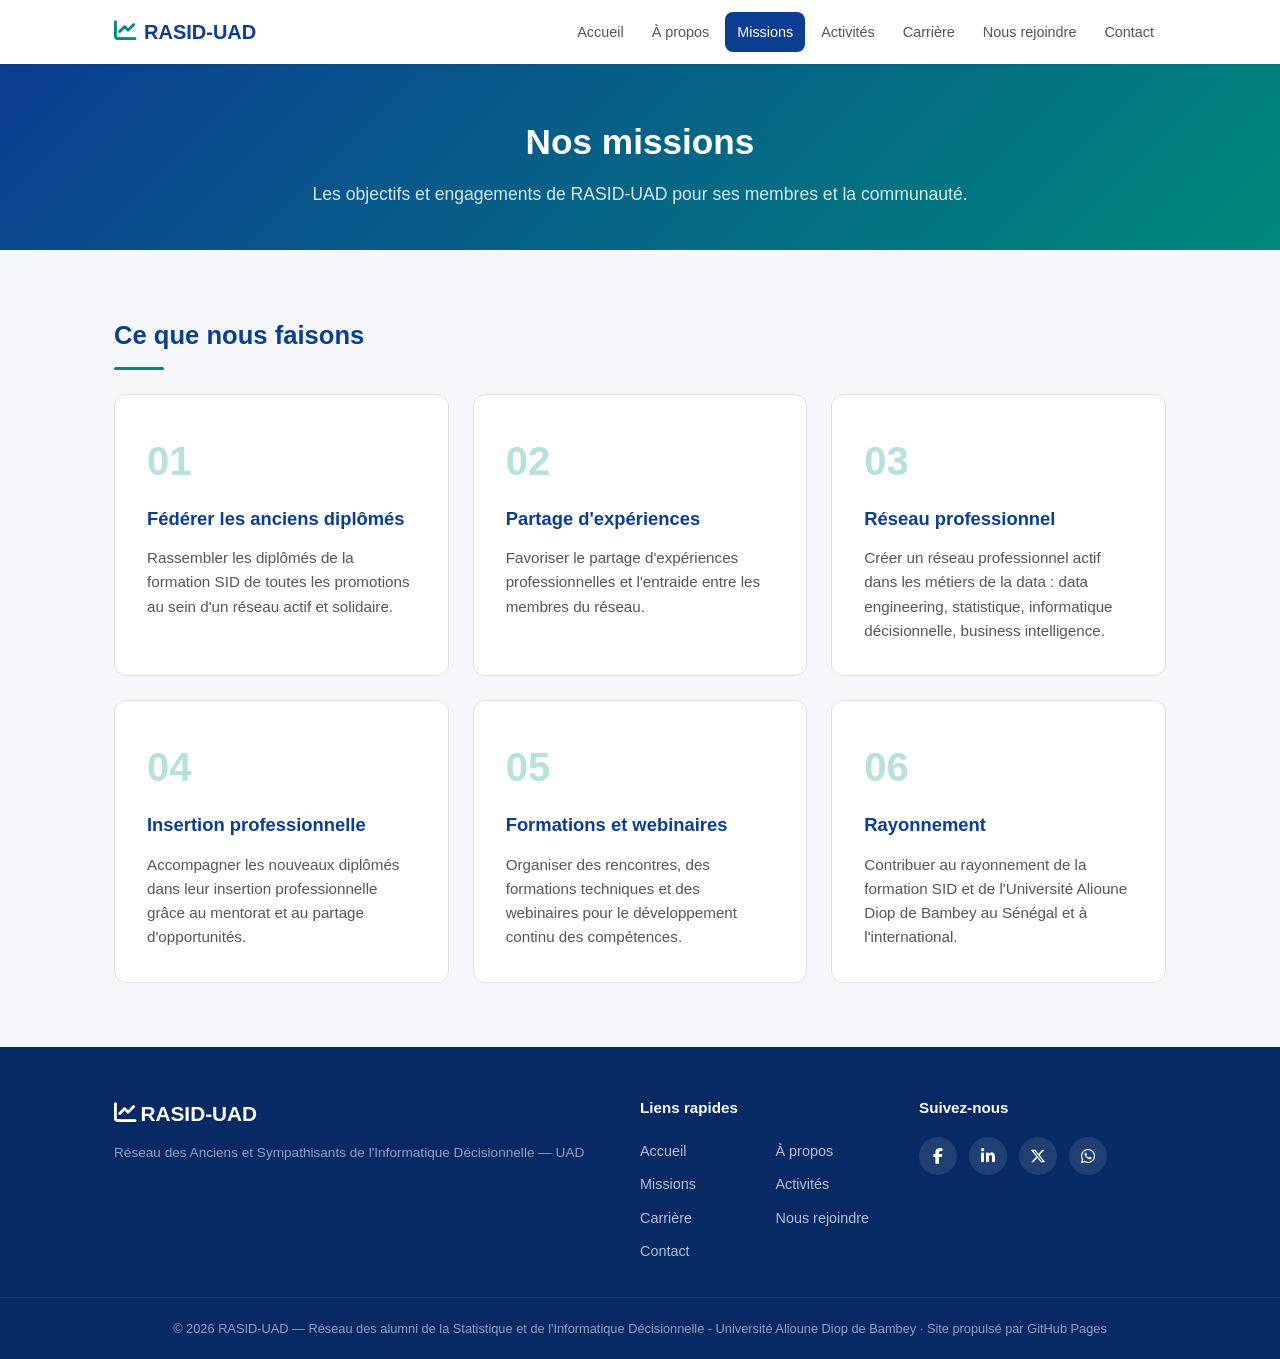
<file: missions.html>
<!DOCTYPE html>
<html lang="fr">
<head>
  <meta charset="UTF-8" />
  <meta name="viewport" content="width=device-width, initial-scale=1.0" />
  <meta name="description" content="Missions de RASID-UAD — Fédérer les alumni de la formation SID, favoriser le partage et le réseautage professionnel dans les métiers de la data." />
  <meta property="og:title" content="Missions — RASID-UAD" />
  <meta property="og:description" content="Découvrez les missions de l'association RASID-UAD." />
  <meta property="og:type" content="website" />
  <meta property="og:url" content="https://rasiduad.github.io/missions.html" />
  <meta property="og:locale" content="fr_FR" />
  <meta property="og:image" content="https://rasiduad.github.io/og-image.png" />
  <meta property="og:image:width" content="1200" />
  <meta property="og:image:height" content="630" />
  <!-- Twitter Card -->
  <meta name="twitter:card" content="summary_large_image" />
  <meta name="twitter:title" content="Missions — RASID-UAD" />
  <meta name="twitter:description" content="Découvrez les missions de l'association RASID-UAD." />
  <meta name="twitter:image" content="https://rasiduad.github.io/og-image.png" />
  <title>Missions — RASID-UAD</title>
  <link rel="stylesheet" href="style.css" />
  <link rel="icon" href="data:image/svg+xml,<svg xmlns='http://www.w3.org/2000/svg' viewBox='0 0 100 100'><text y='.9em' font-size='90'>📊</text></svg>" />
  <link rel="stylesheet" href="https://cdnjs.cloudflare.com/ajax/libs/font-awesome/6.5.1/css/all.min.css" integrity="sha512-DTOQO9RWCH3ppGqcWaEA1BIZOC6xxalwEsw9c2QQeAIftl+Vegovlnee1c9QX4TctnWMn13TZye+giMm8e2LwA==" crossorigin="anonymous" referrerpolicy="no-referrer" />
  <script src="script.js" defer></script>
</head>
<body>

  <!-- ===== EN-TÊTE ===== -->
  <header class="site-header">
    <div class="container header-inner">
      <a href="index.html" class="logo">
        <span class="logo-icon"><i class="fas fa-chart-line"></i></span>
        <span class="logo-text">RASID-UAD</span>
      </a>
      <button class="burger" id="burger-btn" aria-label="Ouvrir le menu" aria-expanded="false">
        <span></span><span></span><span></span>
      </button>
      <nav class="main-nav" id="main-nav">
        <a href="index.html" class="nav-link">Accueil</a>
        <a href="apropos.html" class="nav-link">À propos</a>
        <a href="missions.html" class="nav-link active">Missions</a>
        <a href="activites.html" class="nav-link">Activités</a>
        <a href="carriere.html" class="nav-link">Carrière</a>
        <a href="rejoindre.html" class="nav-link">Nous rejoindre</a>
        <a href="contact.html" class="nav-link">Contact</a>
      </nav>
    </div>
  </header>

  <main>
    <section class="page-banner">
      <div class="container">
        <h1>Nos missions</h1>
        <p>Les objectifs et engagements de RASID-UAD pour ses membres et la communauté.</p>
      </div>
    </section>

    <section class="section">
      <div class="container">
        <h2 class="section-title">Ce que nous faisons</h2>
        <div class="missions-grid">

          <div class="mission-card">
            <div class="mission-number">01</div>
            <h3>Fédérer les anciens diplômés</h3>
            <p>Rassembler les diplômés de la formation SID de toutes les promotions au sein d'un réseau actif et solidaire.</p>
          </div>

          <div class="mission-card">
            <div class="mission-number">02</div>
            <h3>Partage d'expériences</h3>
            <p>Favoriser le partage d'expériences professionnelles et l'entraide entre les membres du réseau.</p>
          </div>

          <div class="mission-card">
            <div class="mission-number">03</div>
            <h3>Réseau professionnel</h3>
            <p>Créer un réseau professionnel actif dans les métiers de la data : data engineering, statistique, informatique décisionnelle, business intelligence.</p>
          </div>

          <div class="mission-card">
            <div class="mission-number">04</div>
            <h3>Insertion professionnelle</h3>
            <p>Accompagner les nouveaux diplômés dans leur insertion professionnelle grâce au mentorat et au partage d'opportunités.</p>
          </div>

          <div class="mission-card">
            <div class="mission-number">05</div>
            <h3>Formations et webinaires</h3>
            <p>Organiser des rencontres, des formations techniques et des webinaires pour le développement continu des compétences.</p>
          </div>

          <div class="mission-card">
            <div class="mission-number">06</div>
            <h3>Rayonnement</h3>
            <p>Contribuer au rayonnement de la formation SID et de l'Université Alioune Diop de Bambey au Sénégal et à l'international.</p>
          </div>

        </div>
      </div>
    </section>
  </main>

  <!-- ===== FOOTER ===== -->
  <footer class="site-footer">
    <div class="container footer-inner">
      <div class="footer-brand">
        <span class="logo-icon"><i class="fas fa-chart-line"></i></span>
        <span class="logo-text">RASID-UAD</span>
        <p class="footer-tagline">Réseau des Anciens et Sympathisants de l'Informatique Décisionnelle — UAD</p>
      </div>
      <div class="footer-links">
        <h4>Liens rapides</h4>
        <ul>
          <li><a href="index.html">Accueil</a></li>
          <li><a href="apropos.html">À propos</a></li>
          <li><a href="missions.html">Missions</a></li>
          <li><a href="activites.html">Activités</a></li>
          <li><a href="carriere.html">Carrière</a></li>
          <li><a href="rejoindre.html">Nous rejoindre</a></li>
          <li><a href="contact.html">Contact</a></li>
        </ul>
      </div>
      <div class="footer-social">
        <h4>Suivez-nous</h4>
        <div class="social-icons">
          <a href="https://www.facebook.com/rasiduad/" aria-label="Facebook"><i class="fab fa-facebook-f"></i></a>
          <a href="#" aria-label="LinkedIn"><i class="fab fa-linkedin-in"></i></a>
          <a href="#" aria-label="Twitter / X"><i class="fab fa-x-twitter"></i></a>
          <a href="#" aria-label="WhatsApp"><i class="fab fa-whatsapp"></i></a>
        </div>
      </div>
    </div>
    <div class="footer-bottom">
      <div class="container">
        <p>&copy; 2026 RASID-UAD — Réseau des alumni de la Statistique et de l'Informatique Décisionnelle - Université Alioune Diop de Bambey &middot; Site propulsé par GitHub Pages</p>
      </div>
    </div>
  </footer>

</body>
</html>
</file>
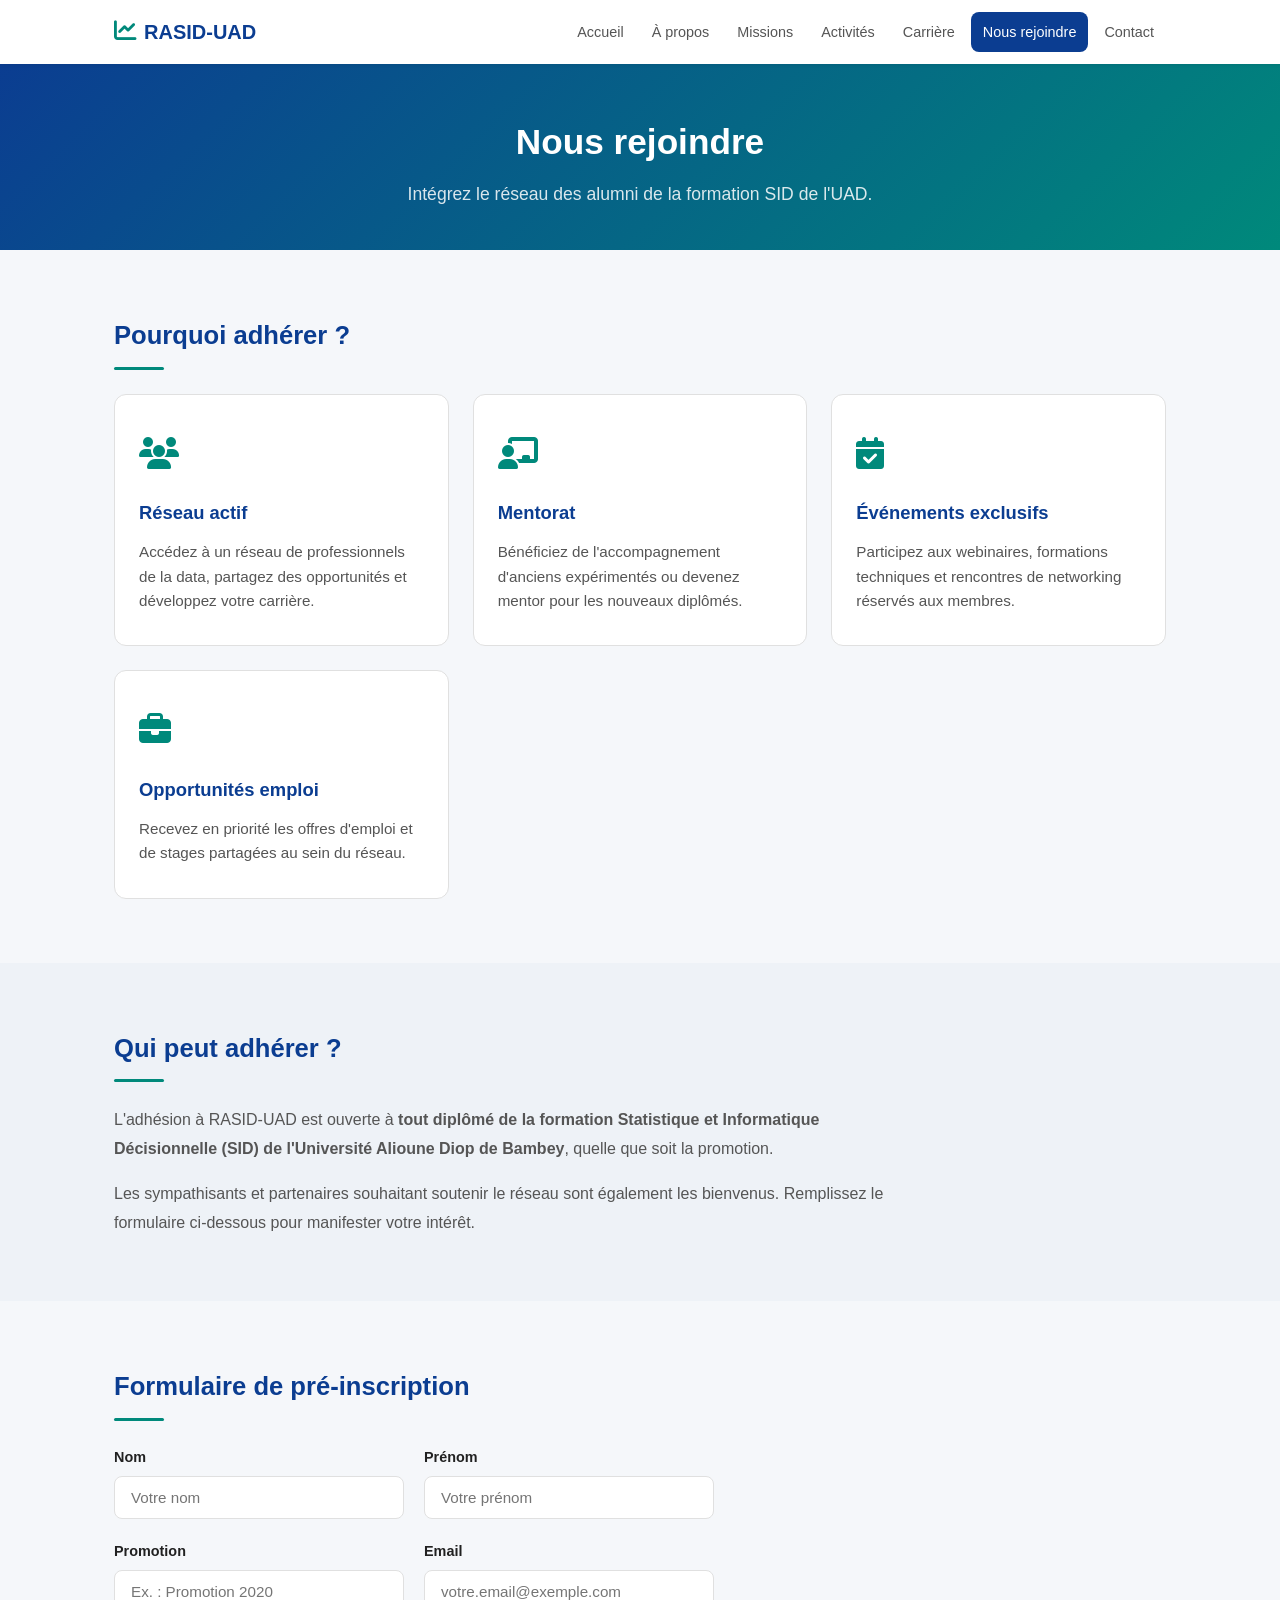
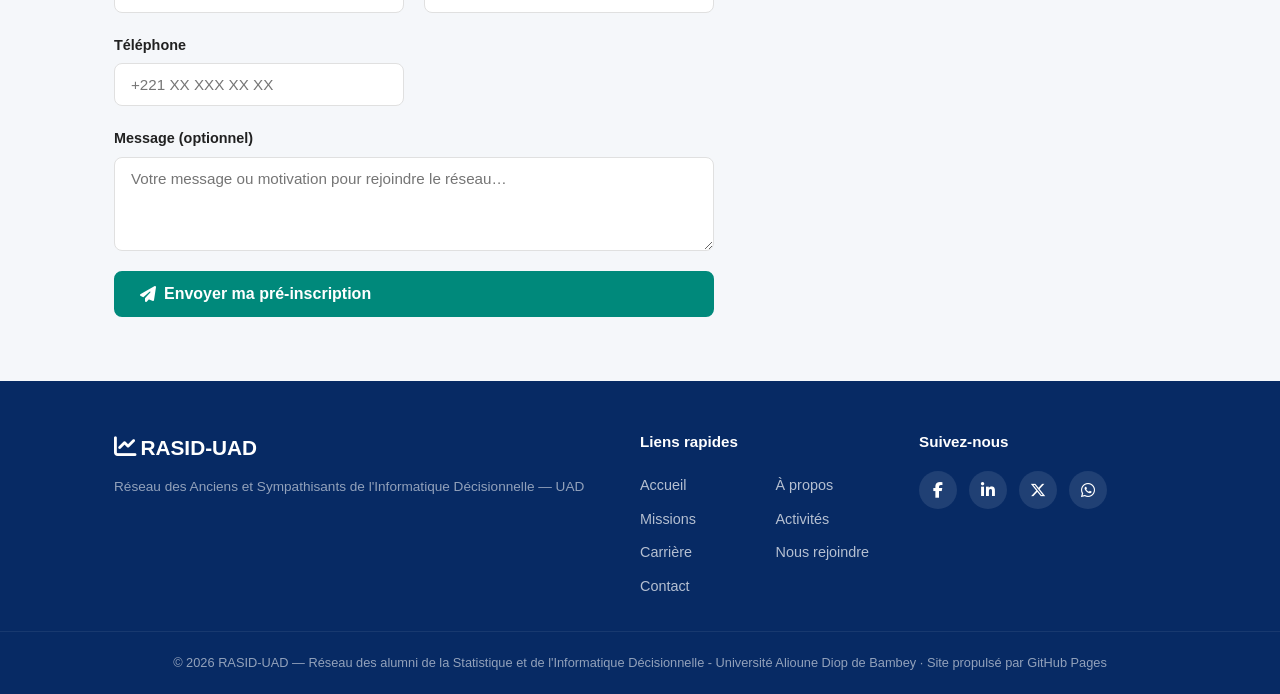
<file: rejoindre.html>
<!DOCTYPE html>
<html lang="fr">
<head>
  <meta charset="UTF-8" />
  <meta name="viewport" content="width=device-width, initial-scale=1.0" />
  <meta name="description" content="Rejoindre RASID-UAD — Adhérez au réseau des alumni de la formation SID de l'UAD. Formulaire de pré-inscription et avantages." />
  <meta property="og:title" content="Nous rejoindre — RASID-UAD" />
  <meta property="og:description" content="Adhérez au réseau RASID-UAD et bénéficiez du réseau alumni de la formation SID." />
  <meta property="og:type" content="website" />
  <meta property="og:url" content="https://rasiduad.github.io/rejoindre.html" />
  <meta property="og:locale" content="fr_FR" />
  <meta property="og:image" content="https://rasiduad.github.io/og-image.png" />
  <meta property="og:image:width" content="1200" />
  <meta property="og:image:height" content="630" />
  <!-- Twitter Card -->
  <meta name="twitter:card" content="summary_large_image" />
  <meta name="twitter:title" content="Nous rejoindre — RASID-UAD" />
  <meta name="twitter:description" content="Adhérez au réseau RASID-UAD et bénéficiez du réseau alumni de la formation SID." />
  <meta name="twitter:image" content="https://rasiduad.github.io/og-image.png" />
  <title>Nous rejoindre — RASID-UAD</title>
  <link rel="stylesheet" href="style.css" />
  <link rel="icon" href="data:image/svg+xml,<svg xmlns='http://www.w3.org/2000/svg' viewBox='0 0 100 100'><text y='.9em' font-size='90'>📊</text></svg>" />
  <link rel="stylesheet" href="https://cdnjs.cloudflare.com/ajax/libs/font-awesome/6.5.1/css/all.min.css" integrity="sha512-DTOQO9RWCH3ppGqcWaEA1BIZOC6xxalwEsw9c2QQeAIftl+Vegovlnee1c9QX4TctnWMn13TZye+giMm8e2LwA==" crossorigin="anonymous" referrerpolicy="no-referrer" />
  <script src="script.js" defer></script>
</head>
<body>

  <!-- ===== EN-TÊTE ===== -->
  <header class="site-header">
    <div class="container header-inner">
      <a href="index.html" class="logo">
        <span class="logo-icon"><i class="fas fa-chart-line"></i></span>
        <span class="logo-text">RASID-UAD</span>
      </a>
      <button class="burger" id="burger-btn" aria-label="Ouvrir le menu" aria-expanded="false">
        <span></span><span></span><span></span>
      </button>
      <nav class="main-nav" id="main-nav">
        <a href="index.html" class="nav-link">Accueil</a>
        <a href="apropos.html" class="nav-link">À propos</a>
        <a href="missions.html" class="nav-link">Missions</a>
        <a href="activites.html" class="nav-link">Activités</a>
        <a href="carriere.html" class="nav-link">Carrière</a>
        <a href="rejoindre.html" class="nav-link active">Nous rejoindre</a>
        <a href="contact.html" class="nav-link">Contact</a>
      </nav>
    </div>
  </header>

  <main>
    <section class="page-banner">
      <div class="container">
        <h1>Nous rejoindre</h1>
        <p>Intégrez le réseau des alumni de la formation SID de l'UAD.</p>
      </div>
    </section>

    <!-- Pourquoi adhérer -->
    <section class="section">
      <div class="container">
        <h2 class="section-title">Pourquoi adhérer ?</h2>
        <div class="cards-grid">
          <div class="card">
            <div class="card-icon"><i class="fas fa-users"></i></div>
            <h3>Réseau actif</h3>
            <p>Accédez à un réseau de professionnels de la data, partagez des opportunités et développez votre carrière.</p>
          </div>
          <div class="card">
            <div class="card-icon"><i class="fas fa-chalkboard-teacher"></i></div>
            <h3>Mentorat</h3>
            <p>Bénéficiez de l'accompagnement d'anciens expérimentés ou devenez mentor pour les nouveaux diplômés.</p>
          </div>
          <div class="card">
            <div class="card-icon"><i class="fas fa-calendar-check"></i></div>
            <h3>Événements exclusifs</h3>
            <p>Participez aux webinaires, formations techniques et rencontres de networking réservés aux membres.</p>
          </div>
          <div class="card">
            <div class="card-icon"><i class="fas fa-briefcase"></i></div>
            <h3>Opportunités emploi</h3>
            <p>Recevez en priorité les offres d'emploi et de stages partagées au sein du réseau.</p>
          </div>
        </div>
      </div>
    </section>

    <!-- Qui peut adhérer -->
    <section class="section alt-bg">
      <div class="container">
        <h2 class="section-title">Qui peut adhérer ?</h2>
        <div class="content-block">
          <p>
            L'adhésion à RASID-UAD est ouverte à <strong>tout diplômé de la formation Statistique et Informatique
            Décisionnelle (SID) de l'Université Alioune Diop de Bambey</strong>, quelle que soit la promotion.
          </p>
          <p>
            Les sympathisants et partenaires souhaitant soutenir le réseau sont également les bienvenus.
            Remplissez le formulaire ci-dessous pour manifester votre intérêt.
          </p>
        </div>
      </div>
    </section>

    <!-- Formulaire de pré-inscription -->
    <section class="section">
      <div class="container">
        <h2 class="section-title">Formulaire de pré-inscription</h2>

        <!--
          ===== NOTE IMPORTANTE =====
          Ce formulaire ne peut pas envoyer de données tel quel sur GitHub Pages (site statique).
          Pour le rendre fonctionnel, il faut utiliser un service tiers. Voici les options :

          1. FORMSPREE (recommandé) :
             - Créer un compte sur https://formspree.io
             - Remplacer l'action du formulaire par : action="https://formspree.io/f/VOTRE_ID_FORMSPREE"
             - Exemple : <form action="https://formspree.io/f/xrgjabnk" method="POST">

          2. GOOGLE FORMS :
             - Créer un Google Form avec les mêmes champs
             - Intégrer l'iframe du formulaire Google à la place de ce formulaire HTML

          3. EMAILJS :
             - Utiliser EmailJS (https://www.emailjs.com/) avec du JavaScript
             - Configurer le service et le template dans le dashboard EmailJS
        -->

        <form class="form" action="https://formspree.io/f/xnjevqpr" method="POST">
          <div class="form-group">
            <label for="nom">Nom</label>
            <input type="text" id="nom" name="nom" placeholder="Votre nom" required />
          </div>
          <div class="form-group">
            <label for="prenom">Prénom</label>
            <input type="text" id="prenom" name="prenom" placeholder="Votre prénom" required />
          </div>
          <div class="form-group">
            <label for="promotion">Promotion</label>
            <input type="text" id="promotion" name="promotion" placeholder="Ex. : Promotion 2020" />
          </div>
          <div class="form-group">
            <label for="email">Email</label>
            <input type="email" id="email" name="email" placeholder="votre.email@exemple.com" required />
          </div>
          <div class="form-group">
            <label for="telephone">Téléphone</label>
            <input type="tel" id="telephone" name="telephone" placeholder="+221 XX XXX XX XX" />
          </div>
          <div class="form-group full-width">
            <label for="message">Message (optionnel)</label>
            <textarea id="message" name="message" rows="4" placeholder="Votre message ou motivation pour rejoindre le réseau…"></textarea>
          </div>
          <div class="form-group full-width">
            <button type="submit" class="btn btn-primary"><i class="fas fa-paper-plane"></i> Envoyer ma pré-inscription</button>
          </div>
        </form>
      </div>
    </section>
  </main>

  <!-- ===== FOOTER ===== -->
  <footer class="site-footer">
    <div class="container footer-inner">
      <div class="footer-brand">
        <span class="logo-icon"><i class="fas fa-chart-line"></i></span>
        <span class="logo-text">RASID-UAD</span>
        <p class="footer-tagline">Réseau des Anciens et Sympathisants de l'Informatique Décisionnelle — UAD</p>
      </div>
      <div class="footer-links">
        <h4>Liens rapides</h4>
        <ul>
          <li><a href="index.html">Accueil</a></li>
          <li><a href="apropos.html">À propos</a></li>
          <li><a href="missions.html">Missions</a></li>
          <li><a href="activites.html">Activités</a></li>
          <li><a href="carriere.html">Carrière</a></li>
          <li><a href="rejoindre.html">Nous rejoindre</a></li>
          <li><a href="contact.html">Contact</a></li>
        </ul>
      </div>
      <div class="footer-social">
        <h4>Suivez-nous</h4>
        <div class="social-icons">
          <a href="https://www.facebook.com/rasiduad/" aria-label="Facebook"><i class="fab fa-facebook-f"></i></a>
          <a href="https://www.linkedin.com/company/rasiduad/" aria-label="LinkedIn"><i class="fab fa-linkedin-in"></i></a>
          <a href="#" aria-label="Twitter / X"><i class="fab fa-x-twitter"></i></a>
          <a href="#" aria-label="WhatsApp"><i class="fab fa-whatsapp"></i></a>
        </div>
      </div>
    </div>
    <div class="footer-bottom">
      <div class="container">
        <p>&copy; 2026 RASID-UAD — Réseau des alumni de la Statistique et de l'Informatique Décisionnelle - Université Alioune Diop de Bambey &middot; Site propulsé par GitHub Pages</p>
      </div>
    </div>
  </footer>

</body>
</html>
</file>
<file: style.css>
/*
 * RASID-UAD — Feuille de style principale
 * Design moderne, professionnel avec palette bleu foncé / vert / data-tech
 * Mobile-first, responsive
 */

/* ===== Reset & Variables ===== */
*, *::before, *::after {
  box-sizing: border-box;
  margin: 0;
  padding: 0;
}

:root {
  /* Palette principale — bleu foncé / vert inspiration Sénégal + data */
  --color-primary: #0b3d91;
  --color-primary-dark: #072a64;
  --color-primary-light: #1565c0;
  --color-accent: #00897b;
  --color-accent-light: #4db6ac;
  --color-bg: #f5f7fa;
  --color-white: #ffffff;
  --color-surface: #ffffff;
  --color-text: #212121;
  --color-text-light: #555555;
  --color-text-muted: #888888;
  --color-border: #e0e0e0;
  --color-hero-bg: linear-gradient(135deg, #0b3d91 0%, #00897b 100%);
  --color-alt-bg: #eef2f7;
  --font-sans: 'Segoe UI', -apple-system, BlinkMacSystemFont, Roboto, Helvetica, Arial, sans-serif;
  --radius: 8px;
  --radius-lg: 12px;
  --shadow: 0 2px 8px rgba(0, 0, 0, 0.08);
  --shadow-lg: 0 4px 20px rgba(0, 0, 0, 0.12);
  --transition: 0.3s ease;
  --container-max: 1100px;
}

html {
  scroll-behavior: smooth;
}

body {
  background-color: var(--color-bg);
  color: var(--color-text);
  font-family: var(--font-sans);
  font-size: 16px;
  line-height: 1.7;
  min-height: 100vh;
  display: flex;
  flex-direction: column;
}

a {
  color: var(--color-primary);
  text-decoration: none;
  transition: color var(--transition);
}

a:hover {
  color: var(--color-accent);
}

img {
  max-width: 100%;
  height: auto;
}

ul {
  list-style: none;
}

/* ===== Layout ===== */
.container {
  max-width: var(--container-max);
  margin: 0 auto;
  padding: 0 1.5rem;
}

main {
  flex: 1;
}

/* ===== EN-TÊTE / HEADER ===== */
.site-header {
  background: var(--color-white);
  box-shadow: 0 1px 4px rgba(0, 0, 0, 0.08);
  position: sticky;
  top: 0;
  z-index: 1000;
}

.header-inner {
  display: flex;
  align-items: center;
  justify-content: space-between;
  padding: 0.75rem 1.5rem;
  gap: 1rem;
}

/* Logo */
.logo {
  display: flex;
  align-items: center;
  gap: 0.5rem;
  text-decoration: none;
  color: var(--color-primary);
  font-weight: 700;
  font-size: 1.25rem;
  flex-shrink: 0;
}

.logo:hover {
  color: var(--color-primary-dark);
}

.logo-icon {
  font-size: 1.4rem;
  color: var(--color-accent);
}

/* Navigation principale */
.main-nav {
  display: flex;
  align-items: center;
  gap: 0.25rem;
}

.nav-link {
  padding: 0.5rem 0.75rem;
  font-size: 0.9rem;
  font-weight: 500;
  color: var(--color-text-light);
  border-radius: var(--radius);
  transition: background var(--transition), color var(--transition);
  white-space: nowrap;
}

.nav-link:hover {
  background: var(--color-alt-bg);
  color: var(--color-primary);
  text-decoration: none;
}

.nav-link.active {
  background: var(--color-primary);
  color: var(--color-white);
}

.nav-link.active:hover {
  background: var(--color-primary-dark);
  color: var(--color-white);
}

/* Burger menu */
.burger {
  display: none;
  flex-direction: column;
  justify-content: center;
  gap: 5px;
  background: none;
  border: none;
  cursor: pointer;
  padding: 0.5rem;
  z-index: 1001;
}

.burger span {
  display: block;
  width: 24px;
  height: 2.5px;
  background: var(--color-text);
  border-radius: 2px;
  transition: transform var(--transition), opacity var(--transition);
}

.burger.active span:nth-child(1) {
  transform: translateY(7.5px) rotate(45deg);
}

.burger.active span:nth-child(2) {
  opacity: 0;
}

.burger.active span:nth-child(3) {
  transform: translateY(-7.5px) rotate(-45deg);
}

/* ===== HERO / BANNIÈRE D'ACCUEIL ===== */
.hero {
  background: var(--color-hero-bg);
  color: var(--color-white);
  padding: 5rem 0 4rem;
  text-align: center;
}

.hero-content {
  max-width: 750px;
  margin: 0 auto;
}

.hero h1 {
  font-size: 3rem;
  font-weight: 800;
  letter-spacing: -0.02em;
  margin-bottom: 1rem;
}

.hero-subtitle {
  font-size: 1.2rem;
  font-weight: 400;
  opacity: 0.9;
  margin-bottom: 1.5rem;
  line-height: 1.6;
}

.hero-text {
  font-size: 1rem;
  opacity: 0.85;
  margin-bottom: 2rem;
  line-height: 1.7;
}

.hero-actions {
  display: flex;
  gap: 1rem;
  justify-content: center;
  flex-wrap: wrap;
}

/* ===== BANNIÈRE DE PAGE (pages internes) ===== */
.page-banner {
  background: var(--color-hero-bg);
  color: var(--color-white);
  padding: 3rem 0 2.5rem;
  text-align: center;
}

.page-banner h1 {
  font-size: 2.2rem;
  font-weight: 700;
  margin-bottom: 0.5rem;
}

.page-banner p {
  font-size: 1.1rem;
  opacity: 0.85;
}

/* ===== BOUTONS ===== */
.btn {
  display: inline-flex;
  align-items: center;
  gap: 0.5rem;
  padding: 0.75rem 1.5rem;
  font-size: 1rem;
  font-weight: 600;
  border-radius: var(--radius);
  border: 2px solid transparent;
  cursor: pointer;
  transition: all var(--transition);
  text-decoration: none;
}

.btn-primary {
  background: var(--color-accent);
  color: var(--color-white);
  border-color: var(--color-accent);
}

.btn-primary:hover {
  background: #00796b;
  border-color: #00796b;
  color: var(--color-white);
  text-decoration: none;
}

.btn-secondary {
  background: transparent;
  color: var(--color-white);
  border-color: rgba(255, 255, 255, 0.6);
}

.btn-secondary:hover {
  background: rgba(255, 255, 255, 0.15);
  border-color: var(--color-white);
  color: var(--color-white);
  text-decoration: none;
}

/* ===== SECTIONS ===== */
.section {
  padding: 4rem 0;
}

.alt-bg {
  background: var(--color-alt-bg);
}

.section-title {
  font-size: 1.6rem;
  font-weight: 700;
  color: var(--color-primary);
  margin-bottom: 1.5rem;
  position: relative;
  padding-bottom: 0.75rem;
}

.section-title::after {
  content: "";
  position: absolute;
  bottom: 0;
  left: 0;
  width: 50px;
  height: 3px;
  background: var(--color-accent);
  border-radius: 2px;
}

/* ===== CONTENU TEXTE ===== */
.content-block {
  max-width: 800px;
  color: var(--color-text-light);
  line-height: 1.8;
}

.content-block p {
  margin-bottom: 1rem;
}

.content-block p:last-child {
  margin-bottom: 0;
}

/* ===== GRILLE DE CARTES ===== */
.cards-grid {
  display: grid;
  grid-template-columns: repeat(auto-fill, minmax(280px, 1fr));
  gap: 1.5rem;
}

.card {
  background: var(--color-surface);
  border: 1px solid var(--color-border);
  border-radius: var(--radius-lg);
  padding: 2rem 1.5rem;
  transition: box-shadow var(--transition), transform var(--transition);
}

.card:hover {
  box-shadow: var(--shadow-lg);
  transform: translateY(-2px);
}

.card-icon {
  font-size: 2rem;
  color: var(--color-accent);
  margin-bottom: 1rem;
}

.card h3 {
  font-size: 1.15rem;
  font-weight: 600;
  color: var(--color-primary);
  margin-bottom: 0.75rem;
}

.card p {
  font-size: 0.95rem;
  color: var(--color-text-light);
  line-height: 1.6;
}

/* ===== CARTES DE MISSIONS ===== */
.missions-grid {
  display: grid;
  grid-template-columns: repeat(auto-fill, minmax(320px, 1fr));
  gap: 1.5rem;
}

.mission-card {
  background: var(--color-surface);
  border: 1px solid var(--color-border);
  border-radius: var(--radius-lg);
  padding: 2rem;
  position: relative;
  transition: box-shadow var(--transition), transform var(--transition);
}

.mission-card:hover {
  box-shadow: var(--shadow-lg);
  transform: translateY(-2px);
}

.mission-number {
  font-size: 2.5rem;
  font-weight: 800;
  color: var(--color-accent-light);
  opacity: 0.4;
  margin-bottom: 0.5rem;
}

.mission-card h3 {
  font-size: 1.15rem;
  font-weight: 600;
  color: var(--color-primary);
  margin-bottom: 0.75rem;
}

.mission-card p {
  font-size: 0.95rem;
  color: var(--color-text-light);
  line-height: 1.6;
}

/* ===== ÉVÉNEMENTS ===== */
.events-grid {
  display: flex;
  flex-direction: column;
  gap: 1rem;
}

.event-card {
  background: var(--color-surface);
  border: 1px solid var(--color-border);
  border-radius: var(--radius-lg);
  padding: 1.5rem;
  display: flex;
  gap: 1.5rem;
  align-items: flex-start;
  transition: box-shadow var(--transition);
}

.event-card:hover {
  box-shadow: var(--shadow);
}

.event-date {
  background: var(--color-primary);
  color: var(--color-white);
  border-radius: var(--radius);
  padding: 0.75rem 1rem;
  text-align: center;
  flex-shrink: 0;
  min-width: 100px;
  font-size: 0.85rem;
  font-weight: 600;
}

.event-info h3 {
  font-size: 1.1rem;
  font-weight: 600;
  color: var(--color-primary);
  margin-bottom: 0.5rem;
}

.event-info p {
  font-size: 0.9rem;
  color: var(--color-text-light);
  margin-bottom: 0.5rem;
}

.event-location {
  font-size: 0.85rem;
  color: var(--color-text-muted);
}

.event-location i {
  margin-right: 0.25rem;
}

/* ===== CTA (Appel à l'action) ===== */
.cta-section {
  background: var(--color-hero-bg);
  color: var(--color-white);
  text-align: center;
  padding: 4rem 0;
}

.cta-content h2 {
  font-size: 2rem;
  font-weight: 700;
  margin-bottom: 1rem;
}

.cta-content p {
  font-size: 1.1rem;
  opacity: 0.9;
  margin-bottom: 2rem;
  max-width: 600px;
  margin-left: auto;
  margin-right: auto;
}

/* Encart CTA (box) */
.cta-box {
  background: var(--color-surface);
  border: 2px solid var(--color-accent);
  border-radius: var(--radius-lg);
  padding: 2.5rem;
  display: flex;
  gap: 2rem;
  align-items: flex-start;
}

.cta-box-icon {
  font-size: 2.5rem;
  color: var(--color-accent);
  flex-shrink: 0;
}

.cta-box-content h3 {
  font-size: 1.3rem;
  font-weight: 700;
  color: var(--color-primary);
  margin-bottom: 0.75rem;
}

.cta-box-content p {
  color: var(--color-text-light);
  margin-bottom: 1.25rem;
  line-height: 1.7;
}

/* ===== COLONNES ===== */
.two-columns {
  display: grid;
  grid-template-columns: 1fr 1fr;
  gap: 3rem;
}

.col p {
  color: var(--color-text-light);
  line-height: 1.7;
}

/* ===== CONTACT ===== */
.contact-info {
  display: flex;
  flex-direction: column;
  gap: 1.25rem;
}

.contact-item {
  display: flex;
  align-items: center;
  gap: 1rem;
  font-size: 1rem;
  color: var(--color-text-light);
}

.contact-item i {
  font-size: 1.2rem;
  color: var(--color-accent);
  width: 24px;
  text-align: center;
}

.contact-item a {
  color: var(--color-text-light);
}

.contact-item a:hover {
  color: var(--color-primary);
}

/* ===== FORMULAIRES ===== */
.form {
  display: grid;
  grid-template-columns: 1fr 1fr;
  gap: 1.25rem;
  max-width: 600px;
}

.form-group {
  display: flex;
  flex-direction: column;
  gap: 0.4rem;
}

.form-group.full-width {
  grid-column: 1 / -1;
}

.form-group label {
  font-size: 0.9rem;
  font-weight: 600;
  color: var(--color-text);
}

.form-group input,
.form-group textarea {
  padding: 0.75rem 1rem;
  border: 1px solid var(--color-border);
  border-radius: var(--radius);
  font-family: var(--font-sans);
  font-size: 0.95rem;
  color: var(--color-text);
  background: var(--color-white);
  transition: border-color var(--transition), box-shadow var(--transition);
}

.form-group input:focus,
.form-group textarea:focus {
  outline: none;
  border-color: var(--color-primary);
  box-shadow: 0 0 0 3px rgba(11, 61, 145, 0.1);
}

.form-group textarea {
  resize: vertical;
}

/* ===== HIGHLIGHTS (page d'accueil) ===== */
.highlights {
  padding: 4rem 0;
}

/* ===== FOOTER ===== */
.site-footer {
  background: var(--color-primary-dark);
  color: rgba(255, 255, 255, 0.8);
  margin-top: auto;
}

.footer-inner {
  display: grid;
  grid-template-columns: 2fr 1fr 1fr;
  gap: 2rem;
  padding: 3rem 1.5rem 2rem;
}

.footer-brand .logo-icon,
.footer-brand .logo-text {
  color: var(--color-white);
}

.footer-brand .logo-text {
  font-size: 1.3rem;
  font-weight: 700;
}

.footer-tagline {
  font-size: 0.85rem;
  margin-top: 0.5rem;
  opacity: 0.7;
}

.footer-links h4,
.footer-social h4 {
  color: var(--color-white);
  font-size: 0.95rem;
  margin-bottom: 1rem;
}

.footer-links ul {
  display: grid;
  grid-template-columns: 1fr 1fr;
  gap: 0.4rem 1.5rem;
}

.footer-links a {
  color: rgba(255, 255, 255, 0.7);
  font-size: 0.9rem;
  transition: color var(--transition);
}

.footer-links a:hover {
  color: var(--color-white);
  text-decoration: none;
}

.social-icons {
  display: flex;
  gap: 0.75rem;
}

.social-icons a {
  display: flex;
  align-items: center;
  justify-content: center;
  width: 38px;
  height: 38px;
  border-radius: 50%;
  background: rgba(255, 255, 255, 0.1);
  color: var(--color-white);
  font-size: 1rem;
  transition: background var(--transition);
}

.social-icons a:hover {
  background: var(--color-accent);
  text-decoration: none;
}

.footer-bottom {
  border-top: 1px solid rgba(255, 255, 255, 0.1);
  padding: 1.25rem 0;
  text-align: center;
  font-size: 0.8rem;
  opacity: 0.7;
}

/* ===== RESPONSIVE ===== */

/* Tablette */
@media (max-width: 900px) {
  .footer-inner {
    grid-template-columns: 1fr 1fr;
  }

  .footer-brand {
    grid-column: 1 / -1;
  }

  .two-columns {
    grid-template-columns: 1fr;
    gap: 2rem;
  }

  .cta-box {
    flex-direction: column;
    text-align: center;
    align-items: center;
  }
}

/* Mobile */
@media (max-width: 768px) {
  .burger {
    display: flex;
  }

  .main-nav {
    display: none;
    position: absolute;
    top: 100%;
    left: 0;
    right: 0;
    background: var(--color-white);
    flex-direction: column;
    padding: 1rem;
    box-shadow: var(--shadow-lg);
    border-top: 1px solid var(--color-border);
  }

  .main-nav.open {
    display: flex;
  }

  .nav-link {
    padding: 0.75rem 1rem;
    width: 100%;
    border-radius: var(--radius);
  }

  .hero {
    padding: 3rem 0 2.5rem;
  }

  .hero h1 {
    font-size: 2rem;
  }

  .hero-subtitle {
    font-size: 1rem;
  }

  .page-banner {
    padding: 2rem 0 1.5rem;
  }

  .page-banner h1 {
    font-size: 1.75rem;
  }

  .section {
    padding: 2.5rem 0;
  }

  .cards-grid {
    grid-template-columns: 1fr;
  }

  .missions-grid {
    grid-template-columns: 1fr;
  }

  .footer-inner {
    grid-template-columns: 1fr;
    text-align: center;
  }

  .social-icons {
    justify-content: center;
  }

  .form {
    grid-template-columns: 1fr;
  }

  .form-group.full-width {
    grid-column: 1;
  }

  .event-card {
    flex-direction: column;
  }

  .event-date {
    min-width: auto;
    width: fit-content;
  }

  .section-title::after {
    left: 50%;
    transform: translateX(-50%);
  }

  .section-title {
    text-align: center;
  }
}
</file>
